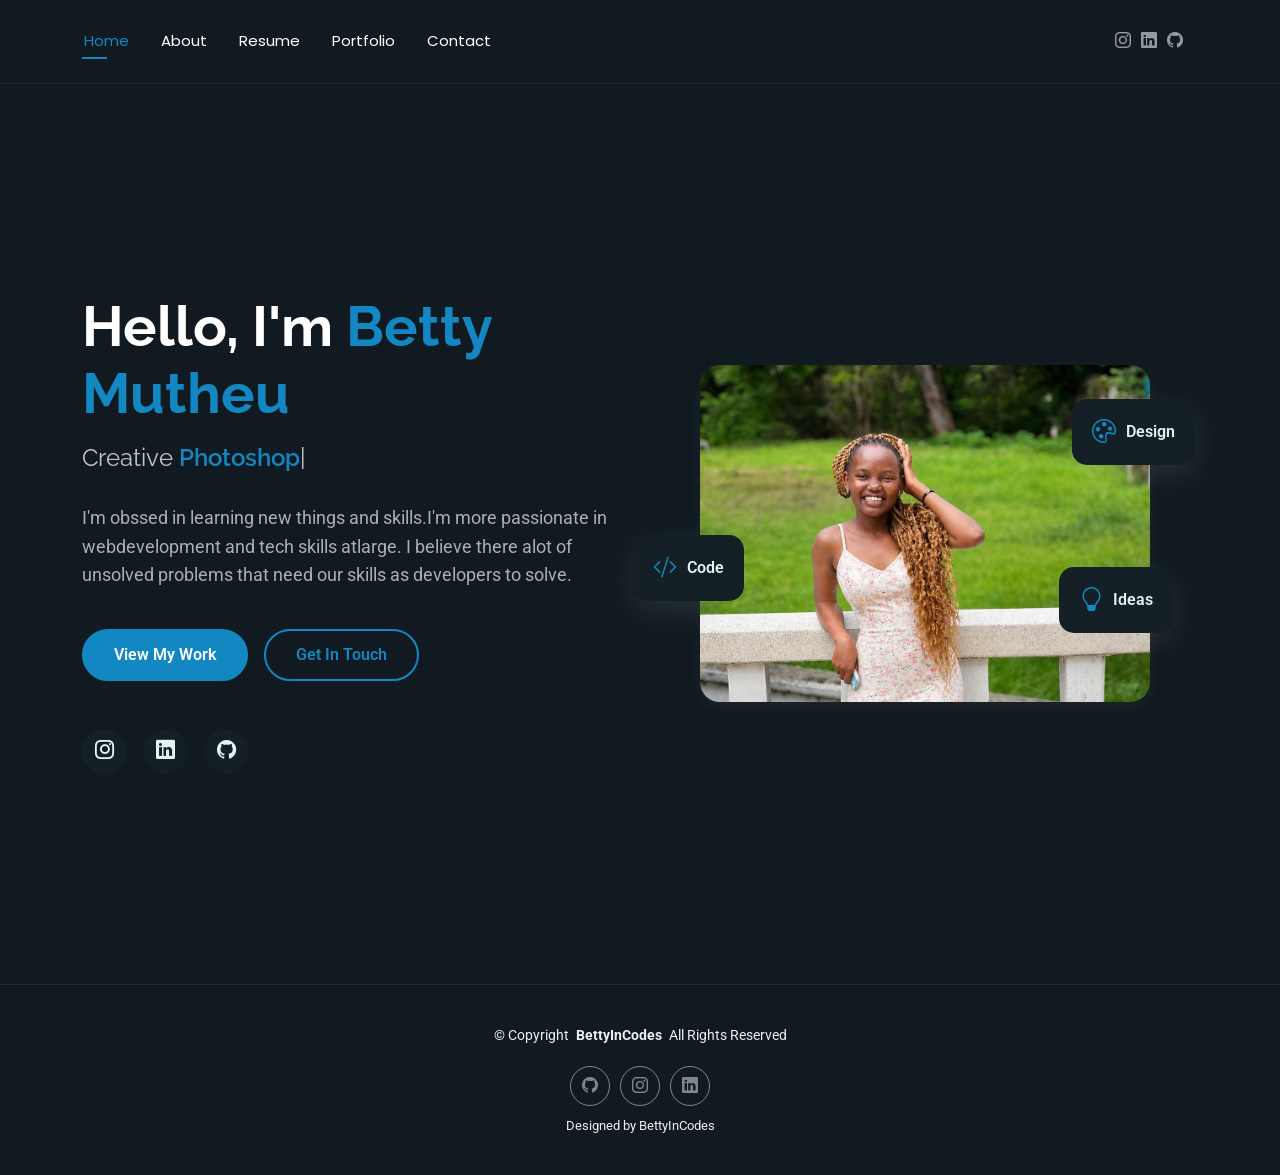
<file: FolioOne/index.html>
<!DOCTYPE html>
<html lang="en">

<head>
  <meta charset="utf-8">
  <meta content="width=device-width, initial-scale=1.0" name="viewport">
  <title>Home Bee-folio</title>
  <meta name="description" content="">
  <meta name="keywords" content="">

  <!-- Favicons -->
  <link href="assets/img/favicon.png" rel="icon">
  <link href="assets/img/apple-touch-icon.png" rel="apple-touch-icon">

  <!-- Fonts -->
  <link href="https://fonts.googleapis.com" rel="preconnect">
  <link href="https://fonts.gstatic.com" rel="preconnect" crossorigin>
  <link href="https://fonts.googleapis.com/css2?family=Roboto:ital,wght@0,100;0,300;0,400;0,500;0,700;0,900;1,100;1,300;1,400;1,500;1,700;1,900&family=Poppins:ital,wght@0,100;0,200;0,300;0,400;0,500;0,600;0,700;0,800;0,900;1,100;1,200;1,300;1,400;1,500;1,600;1,700;1,800;1,900&family=Raleway:ital,wght@0,100;0,200;0,300;0,400;0,500;0,600;0,700;0,800;0,900;1,100;1,200;1,300;1,400;1,500;1,600;1,700;1,800;1,900&display=swap" rel="stylesheet">

  <!-- Vendor CSS Files -->
  <link href="assets/vendor/bootstrap/css/bootstrap.min.css" rel="stylesheet">
  <link href="assets/vendor/bootstrap-icons/bootstrap-icons.css" rel="stylesheet">
  <link href="assets/vendor/aos/aos.css" rel="stylesheet">
  <link href="assets/vendor/swiper/swiper-bundle.min.css" rel="stylesheet">
  <link href="assets/vendor/glightbox/css/glightbox.min.css" rel="stylesheet">

  <!-- Main CSS File -->
  <link href="assets/css/main.css" rel="stylesheet">

  <!-- =======================================================
  * Template Name: FolioOne
  * Template URL: https://bootstrapmade.com/folioone-bootstrap-portfolio-website-template/
  * Updated: Aug 23 2025 with Bootstrap v5.3.7
  * Author: BootstrapMade.com
  * License: https://bootstrapmade.com/license/
  ======================================================== -->
</head>

<body class="index-page">

  <header id="header" class="header d-flex align-items-center light-background sticky-top">
    <div class="container position-relative d-flex align-items-center justify-content-between">

      <!-- <a href="index.html" class="logo d-flex align-items-center me-auto me-xl-0">
      <img src="assets/img/logo.webp" alt="">
      <h1 class="sitename">FolioOne</h1> 
    </a> -->

      <nav id="navmenu" class="navmenu">
        <ul>
          <li><a href="index.html" class="active">Home</a></li>
          <li><a href="about.html">About</a></li>
          <li><a href="resume.html">Resume</a></li>
          <!-- <li><a href="services.html">Services</a></li> -->
          <li><a href="portfolio.html">Portfolio</a></li>
          
          <li><a href="contact.html">Contact</a></li>
        </ul>
        <i class="mobile-nav-toggle d-xl-none bi bi-list"></i>
      </nav>

      <div class="header-social-links">
        <a href="https://www.instagram.com/miss.mutheu_b?stkn=MXByYXBncjUydWx3aQ%3D%3D" class="instagram"><i class="bi bi-instagram"></i></a>
        <a href="https://www.linkedin.com/in/betty-mutheu-70a100353/" class="linkedin"><i class="bi bi-linkedin"></i></a>
        <a href="https://github.com/BettyInCode"><i class="bi bi-github"></i></a>
      </div>

    </div>
  </header>

  <main class="main">

    <!-- Hero Section -->
    <section id="hero" class="hero section">

      <div class="container" data-aos="fade-up" data-aos-delay="100">

        <div class="row gy-4 align-items-center">
          <div class="col-lg-6 order-2 order-lg-1">
            <div class="hero-content">
              <h1 data-aos="fade-up" data-aos-delay="200">Hello, I'm <span class="highlight">Betty Mutheu</span></h1>
              <h2 data-aos="fade-up" data-aos-delay="300">Creative <span class="typed" data-typed-items="Photoshop, Web Developer, Brand Strategist"></span></h2>
              <p data-aos="fade-up" data-aos-delay="400">I'm obssed in learning new things and skills.I'm more passionate
                 in webdevelopment and tech skills atlarge. I believe there alot of unsolved problems that need our skills as developers to solve.
              </p>
              <div class="hero-actions" data-aos="fade-up" data-aos-delay="500">
                <a href="portfolio.html" class="btn btn-primary">View My Work</a>
                <a href="contact.html" class="btn btn-outline">Get In Touch</a>
              </div>
              <div class="social-links" data-aos="fade-up" data-aos-delay="600">
                <a href="https://www.instagram.com/miss.mutheu_b?stkn=MXByYXBncjUydWx3aQ%3D%3D"><i class="bi bi-instagram"></i></a>
                <a href="https://www.linkedin.com/in/betty-mutheu-70a100353/"><i class="bi bi-linkedin"></i></a>
                <a href="https://github.com/BettyInCode"><i class="bi bi-github"></i></a>
              </div>
            </div>
          </div>
          <div class="col-lg-6 order-1 order-lg-2">
            <div class="hero-image" data-aos="zoom-in" data-aos-delay="300">
              <div class="image-wrapper">
                <img src="assets/img/profile/Katheu.jpg" alt="Betty Mutheu" class="img-fluid">
                <div class="floating-elements">
                  <div class="floating-card design" data-aos="fade-left" data-aos-delay="700">
                    <i class="bi bi-palette"></i>
                    <span>Design</span>
                  </div>
                  <div class="floating-card code" data-aos="fade-right" data-aos-delay="800">
                    <i class="bi bi-code-slash"></i>
                    <span>Code</span>
                  </div>
                  <div class="floating-card creativity" data-aos="fade-up" data-aos-delay="900">
                    <i class="bi bi-lightbulb"></i>
                    <span>Ideas</span>
                  </div>
                </div>
              </div>
            </div>
          </div>
        </div>

      </div>

    </section><!-- /Hero Section -->

  </main>

  <footer id="footer" class="footer">

    <div class="container">
      <div class="copyright text-center ">
        <p>© <span>Copyright</span> <strong class="px-1 sitename">BettyInCodes</strong> <span>All Rights Reserved<br></span></p>
      </div>
      <div class="social-links d-flex justify-content-center">
        <a href="https://github.com/BettyInCode"><i class="bi bi-github"></i></a>
        <a href="https://www.instagram.com/miss.mutheu_b?stkn=MXByYXBncjUydWx3aQ%3D%3D"><i class="bi bi-instagram"></i></a>
        <a href="https://www.linkedin.com/in/betty-mutheu-70a100353/"><i class="bi bi-linkedin"></i></a>
      </div>
      <div class="credits">
        <!-- All the links in the footer should remain intact. -->
        <!-- You can delete the links only if you've purchased the pro version. -->
        <!-- Licensing information: https://bootstrapmade.com/license/ -->
        <!-- Purchase the pro version with working PHP/AJAX contact form: [buy-url] -->
        Designed by BettyInCodes
      </div>
    </div>

  </footer>

  <!-- Scroll Top -->
  <a href="#" id="scroll-top" class="scroll-top d-flex align-items-center justify-content-center"><i class="bi bi-arrow-up-short"></i></a>

  <!-- Preloader -->
  <div id="preloader"></div>

  <!-- Vendor JS Files -->
  <script src="assets/vendor/bootstrap/js/bootstrap.bundle.min.js"></script>
  <script src="assets/vendor/php-email-form/validate.js"></script>
  <script src="assets/vendor/aos/aos.js"></script>
  <script src="assets/vendor/typed.js/typed.umd.js"></script>
  <script src="assets/vendor/waypoints/noframework.waypoints.js"></script>
  <script src="assets/vendor/purecounter/purecounter_vanilla.js"></script>
  <script src="assets/vendor/swiper/swiper-bundle.min.js"></script>
  <script src="assets/vendor/imagesloaded/imagesloaded.pkgd.min.js"></script>
  <script src="assets/vendor/isotope-layout/isotope.pkgd.min.js"></script>
  <script src="assets/vendor/glightbox/js/glightbox.min.js"></script>

  <!-- Main JS File -->
  <script src="assets/js/main.js"></script>

</body>

</html>
</file>
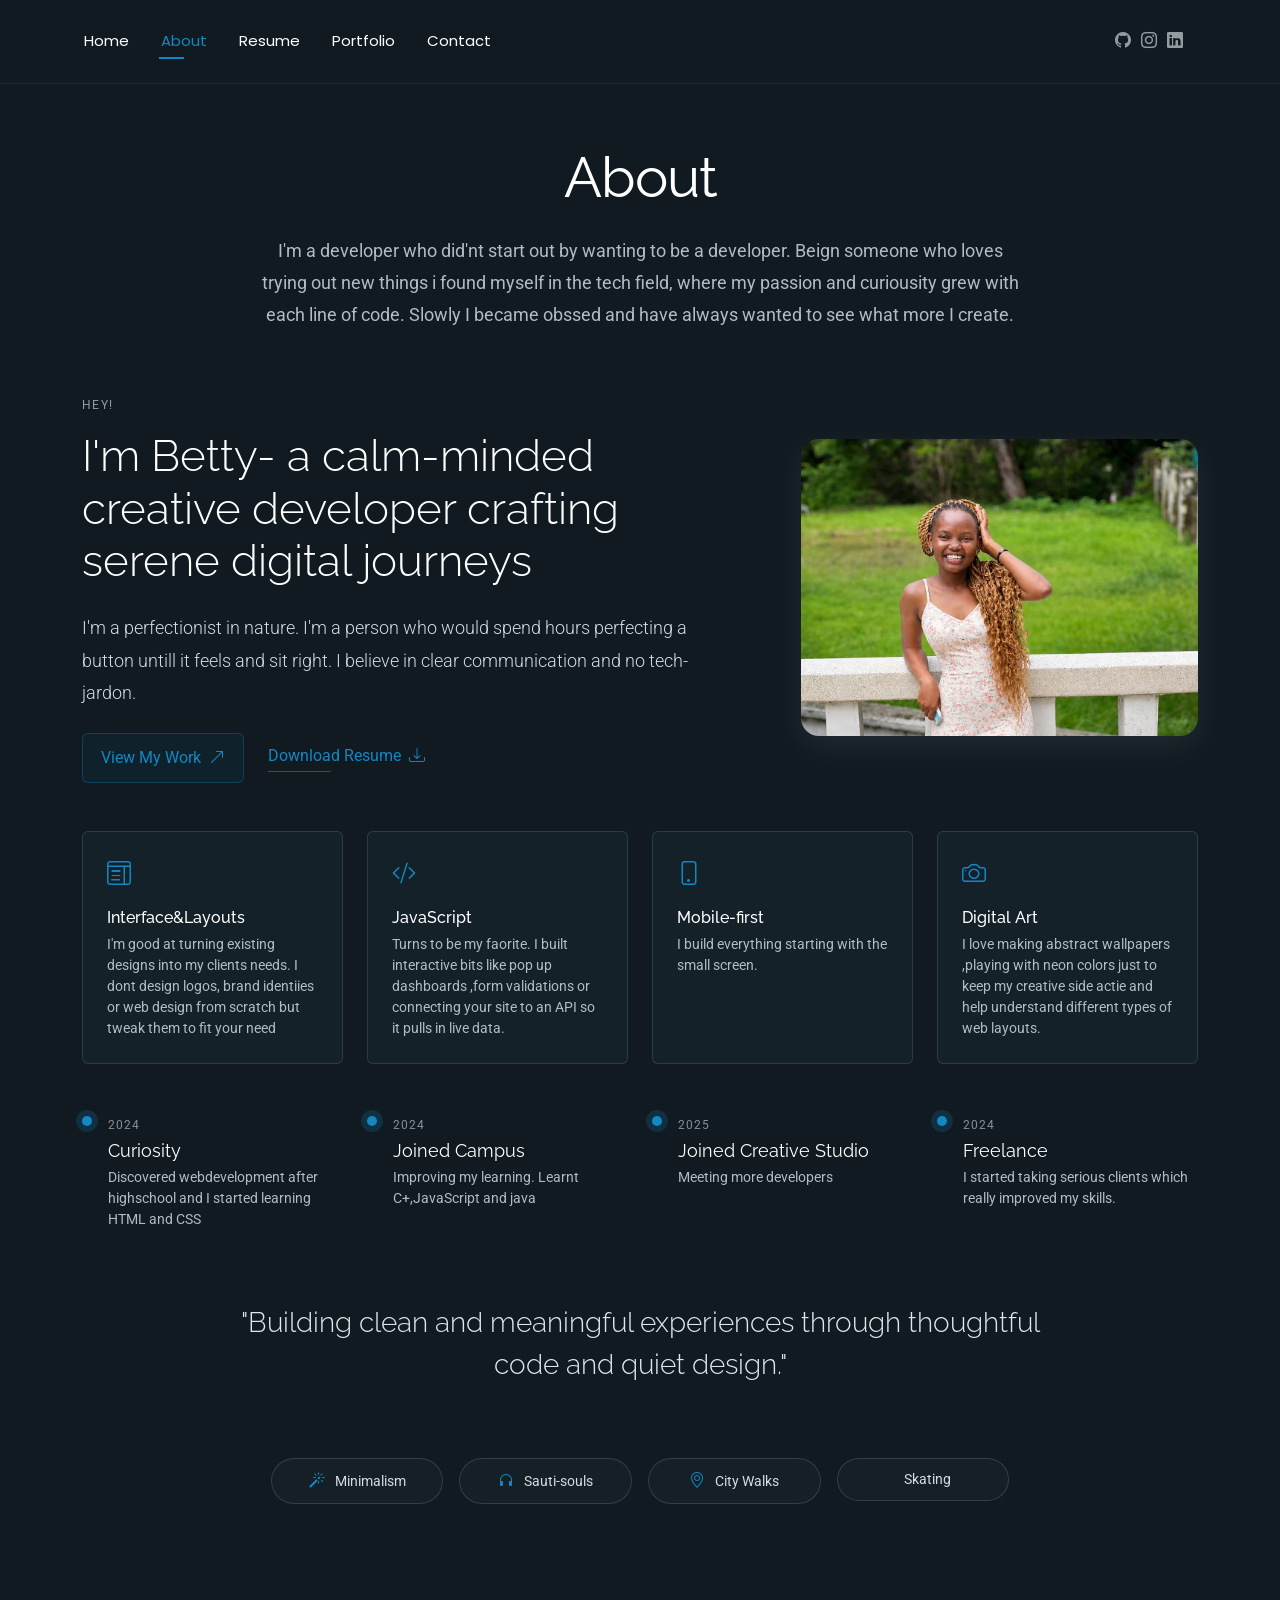
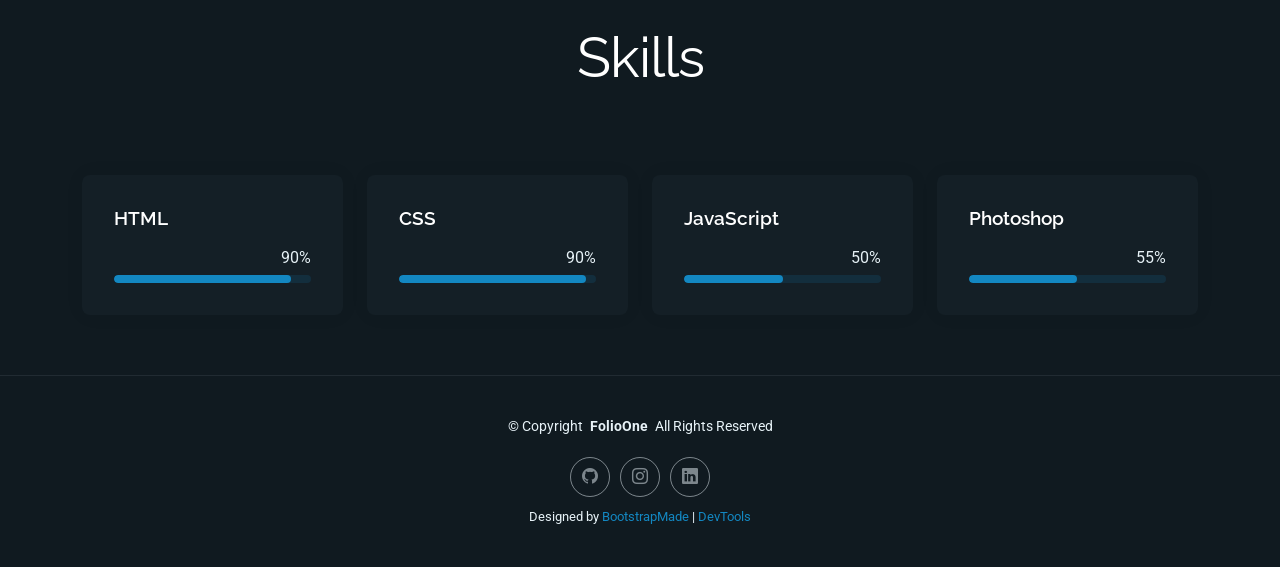
<file: FolioOne/about.html>
<!DOCTYPE html>
<html lang="en">

<head>
  <meta charset="utf-8">
  <meta content="width=device-width, initial-scale=1.0" name="viewport">
  <title>About - betty-mutheu</title>
  <meta name="description" content="">
  <meta name="keywords" content="">

  <!-- Favicons -->
  <link href="assets/img/favicon.png" rel="icon">
  <link href="assets/img/apple-touch-icon.png" rel="apple-touch-icon">

  <!-- Fonts -->
  <link href="https://fonts.googleapis.com" rel="preconnect">
  <link href="https://fonts.gstatic.com" rel="preconnect" crossorigin>
  <link href="https://fonts.googleapis.com/css2?family=Roboto:ital,wght@0,100;0,300;0,400;0,500;0,700;0,900;1,100;1,300;1,400;1,500;1,700;1,900&family=Poppins:ital,wght@0,100;0,200;0,300;0,400;0,500;0,600;0,700;0,800;0,900;1,100;1,200;1,300;1,400;1,500;1,600;1,700;1,800;1,900&family=Raleway:ital,wght@0,100;0,200;0,300;0,400;0,500;0,600;0,700;0,800;0,900;1,100;1,200;1,300;1,400;1,500;1,600;1,700;1,800;1,900&display=swap" rel="stylesheet">

  <!-- Vendor CSS Files -->
  <link href="assets/vendor/bootstrap/css/bootstrap.min.css" rel="stylesheet">
  <link href="assets/vendor/bootstrap-icons/bootstrap-icons.css" rel="stylesheet">
  <link href="assets/vendor/aos/aos.css" rel="stylesheet">
  <link href="assets/vendor/swiper/swiper-bundle.min.css" rel="stylesheet">
  <link href="assets/vendor/glightbox/css/glightbox.min.css" rel="stylesheet">

  <!-- Main CSS File -->
  <link href="assets/css/main.css" rel="stylesheet">

  <!-- =======================================================
  * Template Name: FolioOne
  * Template URL: https://bootstrapmade.com/folioone-bootstrap-portfolio-website-template/
  * Updated: Aug 23 2025 with Bootstrap v5.3.7
  * Author: BootstrapMade.com
  * License: https://bootstrapmade.com/license/
  ======================================================== -->
</head>

<body class="about-page">

  <header id="header" class="header d-flex align-items-center light-background sticky-top">
    <div class="container position-relative d-flex align-items-center justify-content-between">

      <!-- <a href="index.html" class="logo d-flex align-items-center me-auto me-xl-0">
      <img src="assets/img/logo.webp" alt="">
      <h1 class="sitename">FolioOne</h1> 
    </a> -->

      <nav id="navmenu" class="navmenu">
        <ul>
          <li><a href="index.html">Home</a></li>
          <li><a href="about.html" class="active">About</a></li>
          <li><a href="resume.html">Resume</a></li>
          <li><a href="portfolio.html">Portfolio</a></li>
          <li><a href="contact.html">Contact</a></li>
        </ul>
        <i class="mobile-nav-toggle d-xl-none bi bi-list"></i>
      </nav>

      <div class="header-social-links">
        <a href="https://github.com/BettyInCode" class="github"><i class="bi bi-github"></i></a>
        <a href="https://www.instagram.com/miss.mutheu_b?stkn=MXByYXBncjUydWx3aQ%3D%3D" class="instagram"><i class="bi bi-instagram"></i></a>
        <a href="https://www.linkedin.com/in/betty-mutheu-70a100353/" class="linkedin"><i class="bi bi-linkedin"></i></a>
      </div>

    </div>
  </header>

  <main class="main">

    <!-- About Section -->
    <section id="about" class="about section">

      <!-- Section Title -->
      <div class="container section-title" data-aos="fade-up">
        <h2>About</h2>
        <p>I'm a developer who did'nt start out by wanting to be a developer. Beign someone who loves trying out new things i found myself in the tech field,
          where my passion and curiousity grew with each line of code. Slowly I became obssed and have always wanted to see what more I create.
        </p>
      </div><!-- End Section Title -->

      <div class="container" data-aos="fade-up" data-aos-delay="100">

        <!-- Intro + Photo -->
        <div class="row align-items-center justify-content-between gy-5 mb-5">
          <div class="col-lg-7" data-aos="fade-right" data-aos-delay="150">
            <div class="intro-content">
              <span class="eyebrow">Hey!</span>
              <h2 class="headline">I'm Betty- a calm-minded creative developer crafting serene digital journeys</h2>
              <p class="lead">
                I'm a perfectionist in nature. I'm a person who would spend hours perfecting a button untill it feels and sit right.
                I believe in clear communication and no tech-jardon.
              </p>

              <div class="cta-group">
                <a href="#portfolio" class="btn-ghost">
                  View My Work <i class="bi bi-arrow-up-right"></i>
                </a>
                <a href="#" class="link-underline">
                  Download Resume <i class="bi bi-download"></i>
                </a>
              </div>
            </div>
          </div>

          <div class="col-lg-5" data-aos="zoom-in" data-aos-delay="250">
            <figure class="profile-figure text-center text-lg-end">
              <img src="assets/img/profile/Katheu.jpg" alt="Portrait of Betty" class="img-fluid profile-photo">
            </figure>
          </div>
        </div>
        <!-- End Intro + Photo -->

        <!-- Skills Grid -->
        <div class="mb-5">
          <div class="row g-4">
            <div class="col-6 col-md-4 col-lg-3" data-aos="fade-up" data-aos-delay="120">
              <div class="skill-item">
                <i class="bi bi-layout-text-window"></i>
                <h3>Interface&Layouts</h3>
                <p>I'm good at turning existing designs into my clients needs. I dont design logos, brand identiies or web design 
                  from scratch but tweak them to fit your need</p>
              </div>
            </div>
            <div class="col-6 col-md-4 col-lg-3" data-aos="fade-up" data-aos-delay="180">
              <div class="skill-item">
                <i class="bi bi-code-slash"></i>
                <h3>JavaScript</h3>
                <p>Turns to be my faorite. I built interactive bits like pop up dashboards ,form validations or connecting your 
                  site to an API so it pulls in live data.
                </p>
              </div>
            </div>
            <div class="col-6 col-md-4 col-lg-3" data-aos="fade-up" data-aos-delay="240">
              <div class="skill-item">
                <i class="bi bi-phone"></i>
                <h3>Mobile-first</h3>
                <p>I build everything starting with the small screen.</p>
              </div>
            </div>
            <div class="col-6 col-md-4 col-lg-3" data-aos="fade-up" data-aos-delay="300">
              <div class="skill-item">
                <i class="bi bi-camera"></i>
                <h3>Digital Art</h3>
                <p>I love making abstract wallpapers ,playing with neon colors just to keep my creative side actie and help 
                  understand different types of web layouts.
                </p>
              </div>
            </div>
          </div>
        </div>
        <!-- End Skills Grid -->

        <!-- Journey Timeline -->
        <div class="mb-5">
          <div class="row g-4">
            <div class="col-md-6 col-lg-3" data-aos="fade-up" data-aos-delay="120">
              <article class="timeline-item">
                <span class="dot"></span>
                <time>2024</time>
                <h4>Curiosity</h4>
                <p>Discovered webdevelopment after highschool and I started learning HTML and CSS</p>
              </article>
            </div>
            <div class="col-md-6 col-lg-3" data-aos="fade-up" data-aos-delay="180">
              <article class="timeline-item">
                <span class="dot"></span>
                <time>2024</time>
                <h4>Joined Campus</h4>
                <p>Improving my learning. Learnt C+,JavaScript and java</p>
              </article>
            </div>
            <div class="col-md-6 col-lg-3" data-aos="fade-up" data-aos-delay="240">
              <article class="timeline-item">
                <span class="dot"></span>
                <time>2025</time>
                <h4>Joined Creative Studio</h4>
                <p>Meeting more developers</p>
              </article>
            </div>
            <div class="col-md-6 col-lg-3" data-aos="fade-up" data-aos-delay="300">
              <article class="timeline-item">
                <span class="dot"></span>
                <time>2024</time>
                <h4>Freelance</h4>
                <p>I started taking serious clients which really improved my skills.</p>
              </article>
            </div>
          </div>
        </div>
        <!-- End Journey Timeline -->

        <!-- Quote -->
        <blockquote class="personal-quote text-center mb-5" data-aos="fade-down" data-aos-delay="200">
          <p>"Building clean and meaningful experiences through thoughtful code and quiet design."</p>
        </blockquote>
        <!-- End Quote -->

        <!-- Fun Facts -->
        <div class="row g-3 justify-content-center">
          <div class="col-6 col-md-3 col-lg-2" data-aos="zoom-in" data-aos-delay="120">
            <div class="fact-pill">
              <i class="bi bi-magic"></i>
              <span>Minimalism</span>
            </div>
          </div>
          <div class="col-6 col-md-3 col-lg-2" data-aos="zoom-in" data-aos-delay="160">
            <div class="fact-pill">
              <i class="bi bi-headphones"></i>
              <span>Sauti-souls</span>
            </div>
          </div>
          <div class="col-6 col-md-3 col-lg-2" data-aos="zoom-in" data-aos-delay="200">
            <div class="fact-pill">
              <i class="bi bi-geo-alt"></i>
              <span>City Walks</span>
            </div>
          </div>
          <div class="col-6 col-md-3 col-lg-2" data-aos="zoom-in" data-aos-delay="240">
            <div class="fact-pill">
              <i class="bi bi-shoes"></i>
              <span>Skating</span>
            </div>
          </div>
        </div>
        <!-- End Fun Facts -->

      </div>

    </section><!-- /About Section -->

    <!-- Skills Section -->
    <section id="skills" class="skills section">

      <!-- Section Title -->
      <div class="container section-title" data-aos="fade-up">
        <h2>Skills</h2>
      </div><!-- End Section Title -->

      <div class="container" data-aos="fade-up" data-aos-delay="100">

        <div class="row g-4 skills-animation">

          <div class="col-md-6 col-lg-3" data-aos="fade-up" data-aos-delay="100">
            <div class="skill-box">
              <h3>HTML</h3>
              <span class="text-end d-block">90%</span>
              <div class="progress">
                <div class="progress-bar" role="progressbar" aria-valuenow="90" aria-valuemin="0" aria-valuemax="100"></div>
              </div>
            </div>
          </div>

          <div class="col-md-6 col-lg-3" data-aos="fade-up" data-aos-delay="200">
            <div class="skill-box">
              <h3>CSS</h3>
              <span class="text-end d-block">90%</span>
              <div class="progress">
                <div class="progress-bar" role="progressbar" aria-valuenow="95" aria-valuemin="0" aria-valuemax="100"></div>
              </div>
            </div>
          </div>

          <div class="col-md-6 col-lg-3" data-aos="fade-up" data-aos-delay="300">
            <div class="skill-box">
              <h3>JavaScript</h3>
              <span class="text-end d-block">50%</span>
              <div class="progress">
                <div class="progress-bar" role="progressbar" aria-valuenow="50" aria-valuemin="0" aria-valuemax="100"></div>
              </div>
            </div>
          </div>

          <div class="col-md-6 col-lg-3" data-aos="fade-up" data-aos-delay="400">
            <div class="skill-box">
              <h3>Photoshop</h3>
              <span class="text-end d-block">55%</span>
              <div class="progress">
                <div class="progress-bar" role="progressbar" aria-valuenow="55" aria-valuemin="0" aria-valuemax="100">
                </div>
              </div>
            </div>
          </div>

        </div>

      </div>

    </section><!-- /Skills Section -->

    <!-- Stats Section -->
    <!-- <section id="stats" class="stats section dark-background">

      <div class="container" data-aos="fade-up" data-aos-delay="100">

        <div class="row align-items-center">
          <div class="col-lg-4" data-aos="fade-up" data-aos-delay="200">
            <div class="avatars d-flex align-items-center">
              <img src="assets/img/person/person-m-2.webp" alt="Avatar 1" class="rounded-circle" loading="lazy">
              <img src="assets/img/person/person-m-3.webp" alt="Avatar 2" class="rounded-circle" loading="lazy">
              <img src="assets/img/person/person-f-5.webp" alt="Avatar 3" class="rounded-circle" loading="lazy">
              <img src="assets/img/person/person-m-5.webp" alt="Avatar 4" class="rounded-circle" loading="lazy">
            </div>
          </div>

          <div class="col-lg-8">
            <div class="row counters">
              <div class="col-md-4" data-aos="fade-up" data-aos-delay="300">
                <h2><span data-purecounter-start="0" data-purecounter-end="185" data-purecounter-duration="1" class="purecounter"></span>+</h2>
                <p>Nemo enim ipsam</p>
              </div>

              <div class="col-md-4" data-aos="fade-up" data-aos-delay="400">
                <h2><span data-purecounter-start="0" data-purecounter-end="32" data-purecounter-duration="1" class="purecounter"></span>K</h2>
                <p>Voluptatem sequi</p>
              </div>

              <div class="col-md-4" data-aos="fade-up" data-aos-delay="500">
                <h2><span data-purecounter-start="0" data-purecounter-end="128" data-purecounter-duration="1" class="purecounter"></span>+</h2>
                <p>Dolor sit consectetur</p>
              </div>
            </div>
          </div>
        </div>
      </div>

    </section>/Stats Section -->

    <!-- Testimonials Section -->
    <!-- <section id="testimonials" class="testimonials section">

      <!-- Section Title -->
      <!-- <div class="container section-title" data-aos="fade-up">
        <h2>Testimonials</h2>
        <p>Here are people who can vouch for me. Their testimonies are completely honest .</p>
      </div> -->

      <!-- <div class="container" data-aos="fade-up" data-aos-delay="100">

        <div class="swiper init-swiper">
          <script type="application/json" class="swiper-config">
            {
              "loop": true,
              "speed": 600,
              "autoplay": {
                "delay": 5000
              },
              "slidesPerView": "auto",
              "pagination": {
                "el": ".swiper-pagination",
                "type": "bullets",
                "clickable": true
              }
            }
          </script>
          <div class="swiper-wrapper">

            <div class="swiper-slide">
              <div class="testimonial-item">
                <div class="row gy-4 justify-content-center">
                  <div class="col-lg-6">
                    <div class="testimonial-content">
                      <p>
                        <i class="bi bi-quote quote-icon-left"></i>
                        <span>Proin iaculis purus consequat sem cure digni ssim donec porttitora entum suscipit rhoncus. Accusantium quam, ultricies eget id, aliquam eget nibh et. Maecen aliquam, risus at semper.</span>
                        <i class="bi bi-quote quote-icon-right"></i>
                      </p>
                      <h3>Chrisphinus</h3>
                      <h4>Ceo &amp; Founder</h4>
                      <div class="stars">
                        <i class="bi bi-star-fill"></i><i class="bi bi-star-fill"></i><i class="bi bi-star-fill"></i><i class="bi bi-star-fill"></i><i class="bi bi-star-fill"></i>
                      </div>
                    </div>
                  </div>
                  <div class="col-lg-2 text-center">
                    <img src="assets/img/person/person-m-9.webp" class="img-fluid testimonial-img" alt="">
                  </div>
                </div>
              </div>
            </div><!-- End testimonial item -->

            <!-- <div class="swiper-slide">
              <div class="testimonial-item">
                <div class="row gy-4 justify-content-center">
                  <div class="col-lg-6">
                    <div class="testimonial-content">
                      <p>
                        <i class="bi bi-quote quote-icon-left"></i>
                        <span>Export tempor illum tamen malis malis eram quae irure esse labore quem cillum quid cillum eram malis quorum velit fore eram velit sunt aliqua noster fugiat irure amet legam anim culpa.</span>
                        <i class="bi bi-quote quote-icon-right"></i>
                      </p>
                      <h3>Ikrimat Said</h3>
                      <h4>Designer</h4>
                      <div class="stars">
                        <i class="bi bi-star-fill"></i><i class="bi bi-star-fill"></i><i class="bi bi-star-fill"></i><i class="bi bi-star-fill"></i><i class="bi bi-star-fill"></i>
                      </div>
                    </div>
                  </div>
                  <div class="col-lg-2 text-center">
                    <img src="assets/img/person/person-f-5.webp" class="img-fluid testimonial-img" alt="">
                  </div>
                </div>
              </div>
            </div><!-- End testimonial item -->

            <!-- <div class="swiper-slide">
              <div class="testimonial-item">
                <div class="row gy-4 justify-content-center">
                  <div class="col-lg-6">
                    <div class="testimonial-content">
                      <p>
                        <i class="bi bi-quote quote-icon-left"></i>
                        <span></span>
                        <i class="bi bi-quote quote-icon-right"></i>
                      </p>
                      <h3>Mercy Jerop</h3>
                      <h4>Civil Engineer</h4>
                      <div class="stars">
                        <i class="bi bi-star-fill"></i><i class="bi bi-star-fill"></i><i class="bi bi-star-fill"></i><i class="bi bi-star-fill"></i><i class="bi bi-star-fill"></i>
                      </div>
                    </div>
                  </div>
                  <div class="col-lg-2 text-center">
                    <img src="assets/img/person/jerop.jpg" class="img-fluid testimonial-img" alt="Jerop">
                  </div>
                </div>
              </div>
            </div>End testimonial item -->

            <!-- <div class="swiper-slide">
              <div class="testimonial-item">
                <div class="row gy-4 justify-content-center">
                  <div class="col-lg-6">
                    <div class="testimonial-content">
                      <p>
                        <i class="bi bi-quote quote-icon-left"></i>
                        <span>Fugiat enim eram quae cillum dolore dolor amet nulla culpa multos export minim fugiat minim velit minim dolor enim duis veniam ipsum anim magna sunt elit fore quem dolore labore illum veniam.</span>
                        <i class="bi bi-quote quote-icon-right"></i>
                      </p>
                      <h3>John Larson</h3>
                      <h4>Entrepreneur</h4>
                      <div class="stars">
                        <i class="bi bi-star-fill"></i><i class="bi bi-star-fill"></i><i class="bi bi-star-fill"></i><i class="bi bi-star-fill"></i><i class="bi bi-star-fill"></i>
                      </div>
                    </div>
                  </div>
                  <div class="col-lg-2 text-center">
                    <img src="assets/img/person/person-m-12.webp" class="img-fluid testimonial-img" alt="">
                  </div>
                </div>
              </div>
            </div>End testimonial item -->

          <!-- </div>
          <div class="swiper-pagination"></div>
        </div> -->

      </div> 

    </section> 

  </main>

  <footer id="footer" class="footer">

    <div class="container">
      <div class="copyright text-center ">
        <p>© <span>Copyright</span> <strong class="px-1 sitename">FolioOne</strong> <span>All Rights Reserved<br></span></p>
      </div>
      <div class="social-links d-flex justify-content-center">
        <a href=""><i class="bi bi-github"></i></a>
        <a href=""><i class="bi bi-instagram"></i></a>
        <a href=""><i class="bi bi-linkedin"></i></a>
      </div>
      <div class="credits">
        <!-- All the links in the footer should remain intact. -->
        <!-- You can delete the links only if you've purchased the pro version. -->
        <!-- Licensing information: https://bootstrapmade.com/license/ -->
        <!-- Purchase the pro version with working PHP/AJAX contact form: [buy-url] -->
        Designed by <a href="https://bootstrapmade.com/">BootstrapMade</a> | <a href="https://bootstrapmade.com/tools/">DevTools</a>
      </div>
    </div>

  </footer>

  <!-- Scroll Top -->
  <a href="#" id="scroll-top" class="scroll-top d-flex align-items-center justify-content-center"><i class="bi bi-arrow-up-short"></i></a>

  <!-- Preloader -->
  <div id="preloader"></div>

  <!-- Vendor JS Files -->
  <script src="assets/vendor/bootstrap/js/bootstrap.bundle.min.js"></script>
  <script src="assets/vendor/php-email-form/validate.js"></script>
  <script src="assets/vendor/aos/aos.js"></script>
  <script src="assets/vendor/typed.js/typed.umd.js"></script>
  <script src="assets/vendor/waypoints/noframework.waypoints.js"></script>
  <script src="assets/vendor/purecounter/purecounter_vanilla.js"></script>
  <script src="assets/vendor/swiper/swiper-bundle.min.js"></script>
  <script src="assets/vendor/imagesloaded/imagesloaded.pkgd.min.js"></script>
  <script src="assets/vendor/isotope-layout/isotope.pkgd.min.js"></script>
  <script src="assets/vendor/glightbox/js/glightbox.min.js"></script>

  <!-- Main JS File -->
  <script src="assets/js/main.js"></script>

</body>

</html>
</file>
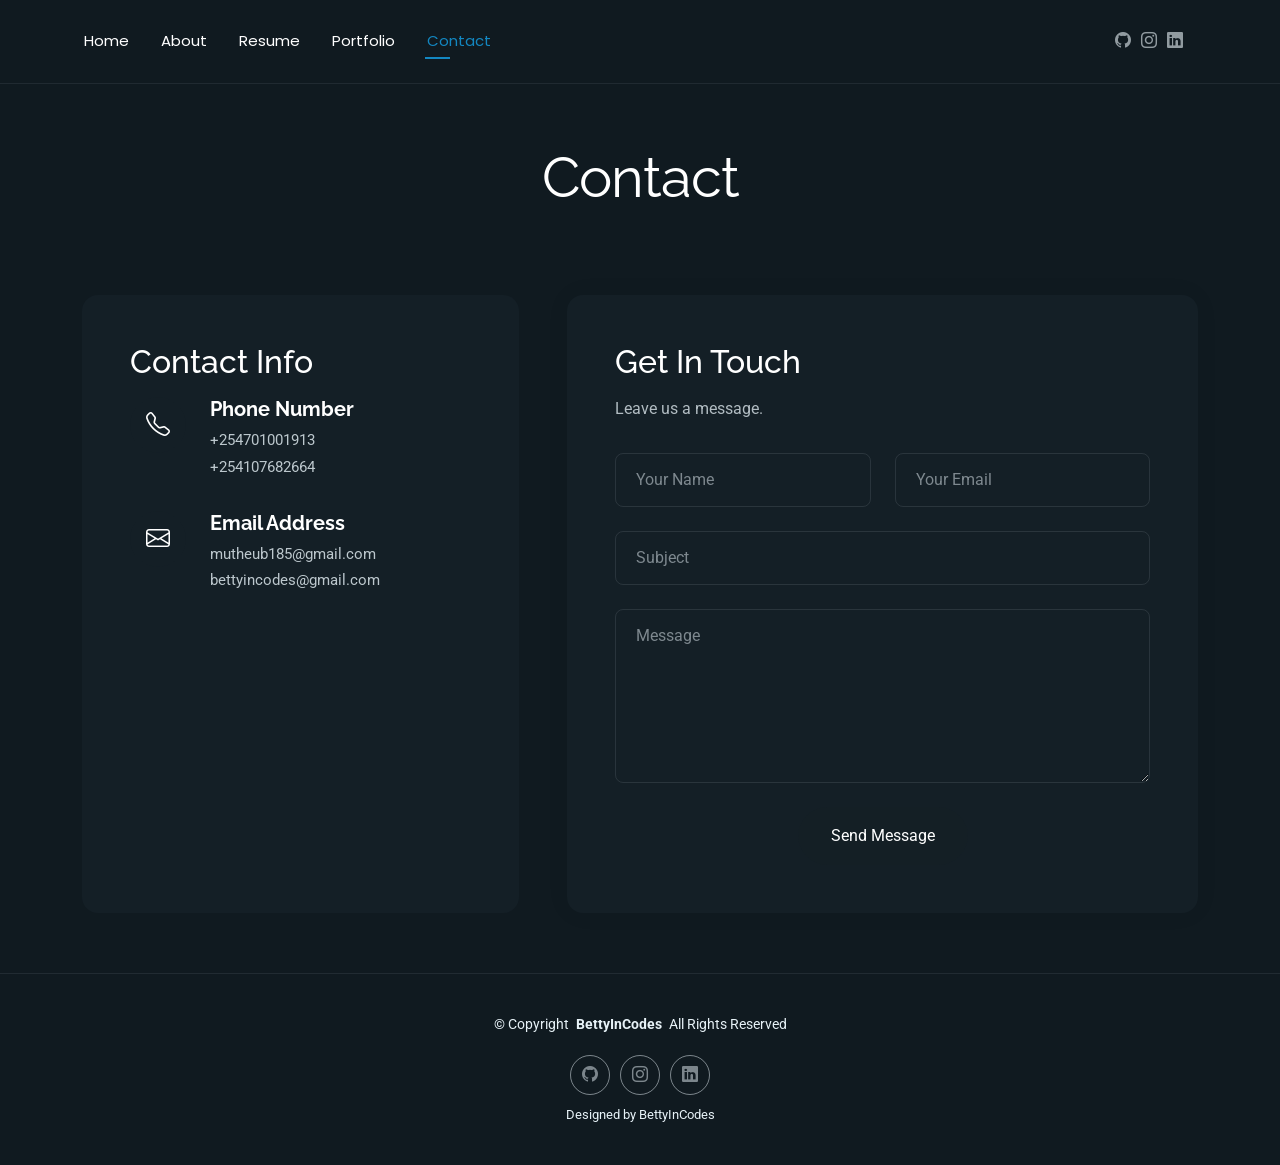
<file: FolioOne/contact.html>
<!DOCTYPE html>
<html lang="en">

<head>
  <meta charset="utf-8">
  <meta content="width=device-width, initial-scale=1.0" name="viewport">
  <title>Contact - Bee-folio</title>
  <meta name="description" content="">
  <meta name="keywords" content="">

  <!-- Favicons -->
  <link href="assets/img/favicon.png" rel="icon">
  <link href="assets/img/apple-touch-icon.png" rel="apple-touch-icon">

  <!-- Fonts -->
  <link href="https://fonts.googleapis.com" rel="preconnect">
  <link href="https://fonts.gstatic.com" rel="preconnect" crossorigin>
  <link href="https://fonts.googleapis.com/css2?family=Roboto:ital,wght@0,100;0,300;0,400;0,500;0,700;0,900;1,100;1,300;1,400;1,500;1,700;1,900&family=Poppins:ital,wght@0,100;0,200;0,300;0,400;0,500;0,600;0,700;0,800;0,900;1,100;1,200;1,300;1,400;1,500;1,600;1,700;1,800;1,900&family=Raleway:ital,wght@0,100;0,200;0,300;0,400;0,500;0,600;0,700;0,800;0,900;1,100;1,200;1,300;1,400;1,500;1,600;1,700;1,800;1,900&display=swap" rel="stylesheet">

  <!-- Vendor CSS Files -->
  <link href="assets/vendor/bootstrap/css/bootstrap.min.css" rel="stylesheet">
  <link href="assets/vendor/bootstrap-icons/bootstrap-icons.css" rel="stylesheet">
  <link href="assets/vendor/aos/aos.css" rel="stylesheet">
  <link href="assets/vendor/swiper/swiper-bundle.min.css" rel="stylesheet">
  <link href="assets/vendor/glightbox/css/glightbox.min.css" rel="stylesheet">

  <!-- Main CSS File -->
  <link href="assets/css/main.css" rel="stylesheet">

  <!-- =======================================================
  * Template Name: FolioOne
  * Template URL: https://bootstrapmade.com/folioone-bootstrap-portfolio-website-template/
  * Updated: Aug 23 2025 with Bootstrap v5.3.7
  * Author: BootstrapMade.com
  * License: https://bootstrapmade.com/license/
  ======================================================== -->
</head>

<body class="contact-page">

  <header id="header" class="header d-flex align-items-center light-background sticky-top">
    <div class="container position-relative d-flex align-items-center justify-content-between">

      <!-- <a href="index.html" class="logo d-flex align-items-center me-auto me-xl-0">
      <img src="assets/img/logo.webp" alt="">
      <h1 class="sitename">FolioOne</h1> 
    </a> -->

      <nav id="navmenu" class="navmenu">
        <ul>
          <li><a href="index.html">Home</a></li>
          <li><a href="about.html">About</a></li>
          <li><a href="resume.html">Resume</a></li>
          <li><a href="portfolio.html">Portfolio</a></li>
          <li><a href="contact.html" class="active">Contact</a></li>
        </ul>
        <i class="mobile-nav-toggle d-xl-none bi bi-list"></i>
      </nav>

      <div class="header-social-links">
        <a href="https://github.com/BettyInCode" class="github"><i class="bi bi-github"></i></a>
        <a href="https://www.instagram.com/miss.mutheu_b?stkn=MXByYXBncjUydWx3aQ%3D%3D" class="instagram"><i class="bi bi-instagram"></i></a>
        <a href="https://www.linkedin.com/in/betty-mutheu-70a100353/" class="linkedin"><i class="bi bi-linkedin"></i></a>
      </div>

    </div>
  </header>

  <main class="main">

    <!-- Contact Section -->
    <section id="contact" class="contact section">

      <!-- Section Title -->
      <div class="container section-title" data-aos="fade-up">
        <h2>Contact</h2>
      </div><!-- End Section Title -->

      <div class="container" data-aos="fade-up" data-aos-delay="100">

        <div class="row g-4 g-lg-5">
          <div class="col-lg-5">
            <div class="info-box" data-aos="fade-up" data-aos-delay="200">
              <h3>Contact Info</h3>

              <!-- <div class="info-item" data-aos="fade-up" data-aos-delay="300">
                <div class="icon-box">
                  <i class="bi bi-geo-alt"></i>
                </div>
                <div class="content">
                  <h4>Our Location</h4>
                  <p>A108 Adam Street</p>
                  <p>New York, NY 535022</p>
                </div>
              </div> -->

              <div class="info-item" data-aos="fade-up" data-aos-delay="400">
                <div class="icon-box">
                  <i class="bi bi-telephone"></i>
                </div>
                <div class="content">
                  <h4>Phone Number</h4>
                  <p>+254701001913</p>
                  <p>+254107682664</p>
                </div>
              </div>

              <div class="info-item" data-aos="fade-up" data-aos-delay="500">
                <div class="icon-box">
                  <i class="bi bi-envelope"></i>
                </div>
                <div class="content">
                  <h4>Email Address</h4>
                  <p>mutheub185@gmail.com</p>
                  <p>bettyincodes@gmail.com</p>
                </div>
              </div>
            </div>
          </div>

          <div class="col-lg-7">
            <div class="contact-form" data-aos="fade-up" data-aos-delay="300">
              <h3>Get In Touch</h3>
              <p>Leave us a message.</p>

              <form action="forms/contact.php" method="post" class="php-email-form" data-aos="fade-up" data-aos-delay="200">
                <div class="row gy-4">

                  <div class="col-md-6">
                    <input type="text" name="name" class="form-control" placeholder="Your Name" required="">
                  </div>

                  <div class="col-md-6 ">
                    <input type="email" class="form-control" name="email" placeholder="Your Email" required="">
                  </div>

                  <div class="col-12">
                    <input type="text" class="form-control" name="subject" placeholder="Subject" required="">
                  </div>

                  <div class="col-12">
                    <textarea class="form-control" name="message" rows="6" placeholder="Message" required=""></textarea>
                  </div>

                  <div class="col-12 text-center">
                    <div class="loading">Loading</div>
                    <div class="error-message"></div>
                    <div class="sent-message">Your message has been sent. Thank you!</div>

                    <button type="submit" class="btn">Send Message</button>
                  </div>

                </div>
              </form>

            </div>
          </div>

        </div>

      </div>

    </section><!-- /Contact Section -->

  </main>

  <footer id="footer" class="footer">

    <div class="container">
      <div class="copyright text-center ">
        <p>© <span>Copyright</span> <strong class="px-1 sitename">BettyInCodes</strong> <span>All Rights Reserved<br></span></p>
      </div>
      <div class="social-links d-flex justify-content-center">
        <a href=""><i class="bi bi-github"></i></a>
        <a href=""><i class="bi bi-instagram"></i></a>
        <a href=""><i class="bi bi-linkedin"></i></a>
      </div>
      <div class="credits">
        <!-- All the links in the footer should remain intact. -->
        <!-- You can delete the links only if you've purchased the pro version. -->
        <!-- Licensing information: https://bootstrapmade.com/license/ -->
        <!-- Purchase the pro version with working PHP/AJAX contact form: [buy-url] -->
        Designed by BettyInCodes
      </div>
    </div>

  </footer>

  <!-- Scroll Top -->
  <a href="#" id="scroll-top" class="scroll-top d-flex align-items-center justify-content-center"><i class="bi bi-arrow-up-short"></i></a>

  <!-- Preloader -->
  <div id="preloader"></div>

  <!-- Vendor JS Files -->
  <script src="assets/vendor/bootstrap/js/bootstrap.bundle.min.js"></script>
  <script src="assets/vendor/php-email-form/validate.js"></script>
  <script src="assets/vendor/aos/aos.js"></script>
  <script src="assets/vendor/typed.js/typed.umd.js"></script>
  <script src="assets/vendor/waypoints/noframework.waypoints.js"></script>
  <script src="assets/vendor/purecounter/purecounter_vanilla.js"></script>
  <script src="assets/vendor/swiper/swiper-bundle.min.js"></script>
  <script src="assets/vendor/imagesloaded/imagesloaded.pkgd.min.js"></script>
  <script src="assets/vendor/isotope-layout/isotope.pkgd.min.js"></script>
  <script src="assets/vendor/glightbox/js/glightbox.min.js"></script>

  <!-- Main JS File -->
  <script src="assets/js/main.js"></script>

</body>

</html>
</file>
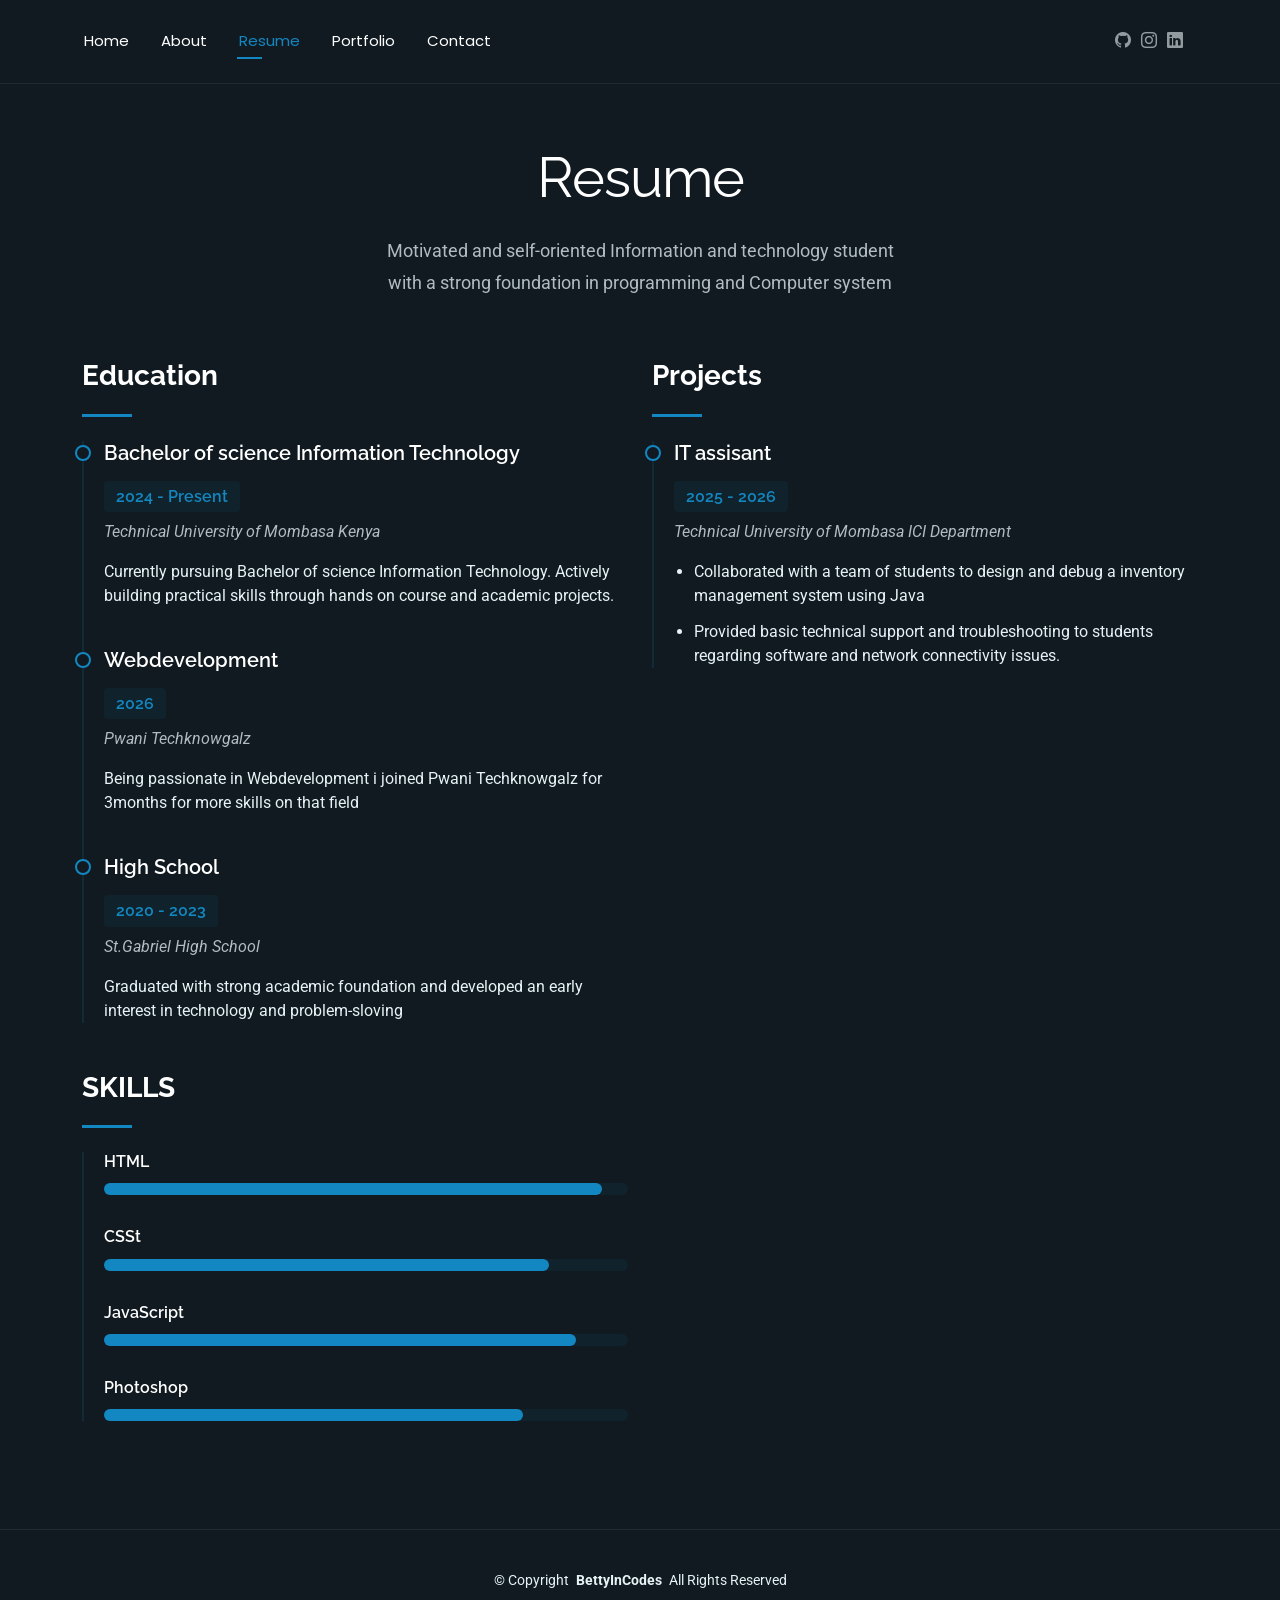
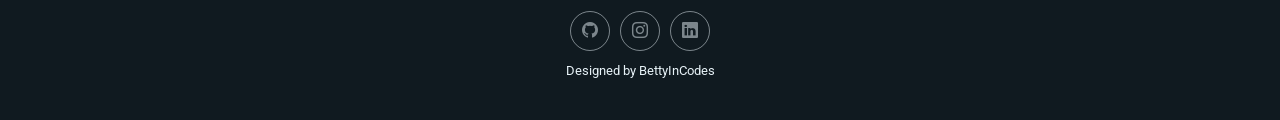
<file: FolioOne/resume.html>
<!DOCTYPE html>
<html lang="en">

<head>
  <meta charset="utf-8">
  <meta content="width=device-width, initial-scale=1.0" name="viewport">
  <title>Resume - Bee-folio</title>
  <meta name="description" content="">
  <meta name="keywords" content="">

  <!-- Favicons -->
  <link href="assets/img/favicon.png" rel="icon">
  <link href="assets/img/apple-touch-icon.png" rel="apple-touch-icon">

  <!-- Fonts -->
  <link href="https://fonts.googleapis.com" rel="preconnect">
  <link href="https://fonts.gstatic.com" rel="preconnect" crossorigin>
  <link href="https://fonts.googleapis.com/css2?family=Roboto:ital,wght@0,100;0,300;0,400;0,500;0,700;0,900;1,100;1,300;1,400;1,500;1,700;1,900&family=Poppins:ital,wght@0,100;0,200;0,300;0,400;0,500;0,600;0,700;0,800;0,900;1,100;1,200;1,300;1,400;1,500;1,600;1,700;1,800;1,900&family=Raleway:ital,wght@0,100;0,200;0,300;0,400;0,500;0,600;0,700;0,800;0,900;1,100;1,200;1,300;1,400;1,500;1,600;1,700;1,800;1,900&display=swap" rel="stylesheet">

  <!-- Vendor CSS Files -->
  <link href="assets/vendor/bootstrap/css/bootstrap.min.css" rel="stylesheet">
  <link href="assets/vendor/bootstrap-icons/bootstrap-icons.css" rel="stylesheet">
  <link href="assets/vendor/aos/aos.css" rel="stylesheet">
  <link href="assets/vendor/swiper/swiper-bundle.min.css" rel="stylesheet">
  <link href="assets/vendor/glightbox/css/glightbox.min.css" rel="stylesheet">

  <!-- Main CSS File -->
  <link href="assets/css/main.css" rel="stylesheet">

  <!-- =======================================================
  * Template Name: FolioOne
  * Template URL: https://bootstrapmade.com/folioone-bootstrap-portfolio-website-template/
  * Updated: Aug 23 2025 with Bootstrap v5.3.7
  * Author: BootstrapMade.com
  * License: https://bootstrapmade.com/license/
  ======================================================== -->
</head>

<body class="resume-page">

  <header id="header" class="header d-flex align-items-center light-background sticky-top">
    <div class="container position-relative d-flex align-items-center justify-content-between">

      <!-- <a href="index.html" class="logo d-flex align-items-center me-auto me-xl-0">
      <img src="assets/img/logo.webp" alt="">
      <h1 class="sitename">FolioOne</h1> 
    </a> -->

      <nav id="navmenu" class="navmenu">
        <ul>
          <li><a href="index.html">Home</a></li>
          <li><a href="about.html">About</a></li>
          <li><a href="resume.html" class="active">Resume</a></li>
          <!-- <li><a href="services.html">Services</a></li> -->
          <li><a href="portfolio.html">Portfolio</a></li>
          <li><a href="contact.html">Contact</a></li>
        </ul>
        <i class="mobile-nav-toggle d-xl-none bi bi-list"></i>
      </nav>

      <div class="header-social-links">
        <a href="https://github.com/BettyInCode" class="github"><i class="bi bi-github"></i></a>
        <a href="https://www.instagram.com/miss.mutheu_b?stkn=MXByYXBncjUydWx3aQ%3D%3D" class="instagram"><i class="bi bi-instagram"></i></a>
        <a href="https://www.linkedin.com/in/betty-mutheu-70a100353/" class="linkedin"><i class="bi bi-linkedin"></i></a>
      </div>

    </div>
  </header>

  <main class="main">

    <!-- Resume Section -->
    <section id="resume" class="resume section">

      <!-- Section Title -->
      <div class="container section-title" data-aos="fade-up">
        <h2>Resume</h2>
        <p>Motivated and self-oriented Information and technology student with a strong foundation in programming and Computer system

        </p>
      </div><!-- End Section Title -->

      <div class="container" data-aos="fade-up" data-aos-delay="100">

        <div class="row">
          <div class="col-lg-6">

            <!-- Education Section -->
            <div class="resume-item" data-aos="fade-up">
              <h3 class="resume-title">Education</h3>

              <div class="resume-content">
                <article class="education-item">
                  <h4>Bachelor of science Information Technology</h4>
                  <h5>2024 - Present</h5>
                  <p class="institution"><em>Technical University of Mombasa Kenya</em></p>
                  <p>
                    Currently pursuing Bachelor of science Information Technology.
                    Actively building practical skills through hands on course and academic projects.
                  </p>
                </article>

                
                <article class="education-item">
                  <h4>Webdevelopment</h4>
                  <h5>2026 </h5>
                  <p class="institution"><em>Pwani Techknowgalz</em></p>
                  <p>
                    Being passionate in Webdevelopment i joined Pwani Techknowgalz for 3months for more skills on that field 
                  </p>
                </article>

                <article class="education-item">
                  <h4>High School</h4>
                  <h5>2020 - 2023</h5>
                  <p class="institution"><em>St.Gabriel High School</em></p>
                  <p>
                    Graduated with strong academic foundation and developed an early interest in technology and problem-sloving
                  </p>
                </article>
              </div>
            </div><!-- End Education Section -->

            <!-- Professional Skills Section -->
            <div class="resume-item skills-animation" data-aos="fade-up">
              <h3 class="resume-title">SKILLS</h3>

              <div class="resume-content">
                <div class="skill-item">
                  <h4>HTML</h4>
                  <div class="progress">
                    <div class="progress-bar" role="progressbar" aria-valuenow="95" aria-valuemin="0" aria-valuemax="100"></div>
                  </div>
                </div>

                <div class="skill-item">
                  <h4>CSSt</h4>
                  <div class="progress">
                    <div class="progress-bar" role="progressbar" aria-valuenow="85" aria-valuemin="0" aria-valuemax="100"></div>
                  </div>
                </div>

                <div class="skill-item">
                  <h4>JavaScript</h4>
                  <div class="progress">
                    <div class="progress-bar" role="progressbar" aria-valuenow="90" aria-valuemin="0" aria-valuemax="100"></div>
                  </div>
                </div>

                <div class="skill-item">
                  <h4>Photoshop</h4>
                  <div class="progress">
                    <div class="progress-bar" role="progressbar" aria-valuenow="80" aria-valuemin="0" aria-valuemax="100"></div>
                  </div>
                </div>
              </div>
            </div><!-- End Professional Skills Section -->
          </div>

          <div class="col-lg-6">
            <!-- Experience Section -->
            <div class="resume-item" data-aos="fade-up" data-aos-delay="100">
              <h3 class="resume-title">Projects</h3>

              <div class="resume-content">
                <article class="experience-item">
                  <h4>IT assisant</h4>
                  <h5>2025 - 2026</h5>
                  <p class="company"><em>Technical University of Mombasa ICI Department</em></p>
                  <ul>
                    <li> Collaborated with a team of students to design and debug a inventory management system using Java </li>
                    <li>Provided basic technical support and troubleshooting to students regarding software and network connectivity issues.</li>
                    </ul>
                </article>

                <!-- <article class="experience-item">
                  <h4>Junior Software Developer</h4>
                  <h5>2017 - 2019</h5>
                  <p class="company"><em>Apple Inc., Cupertino, CA</em></p>
                  <ul>
                    <li>Implemented responsive websites and web applications using modern JavaScript frameworks</li>
                    <li>Collaborated with senior developers to maintain and optimize existing applications</li>
                    <li>Participated in code reviews and contributed to team documentation efforts</li>
                    <li>Assisted in the development of RESTful APIs and microservices</li>
                  </ul>
                </article> -->
              </div>
            </div><!-- End Experience Section -->
          </div>
        </div>

      </div>

    </section><!-- /Resume Section -->

  </main>

  <footer id="footer" class="footer">

    <div class="container">
      <div class="copyright text-center ">
        <p>© <span>Copyright</span> <strong class="px-1 sitename">BettyInCodes</strong> <span>All Rights Reserved<br></span></p>
      </div>
      <div class="social-links d-flex justify-content-center">
        <a href=""><i class="bi bi-github"></i></a>
        <a href=""><i class="bi bi-instagram"></i></a>
        <a href=""><i class="bi bi-linkedin"></i></a>
      </div>
      <div class="credits">
        <!-- All the links in the footer should remain intact. -->
        <!-- You can delete the links only if you've purchased the pro version. -->
        <!-- Licensing information: https://bootstrapmade.com/license/ -->
        <!-- Purchase the pro version with working PHP/AJAX contact form: [buy-url] -->
        Designed by BettyInCodes
      </div>
    </div>

  </footer>

  <!-- Scroll Top -->
  <a href="#" id="scroll-top" class="scroll-top d-flex align-items-center justify-content-center"><i class="bi bi-arrow-up-short"></i></a>

  <!-- Preloader -->
  <div id="preloader"></div>

  <!-- Vendor JS Files -->
  <script src="assets/vendor/bootstrap/js/bootstrap.bundle.min.js"></script>
  <script src="assets/vendor/php-email-form/validate.js"></script>
  <script src="assets/vendor/aos/aos.js"></script>
  <script src="assets/vendor/typed.js/typed.umd.js"></script>
  <script src="assets/vendor/waypoints/noframework.waypoints.js"></script>
  <script src="assets/vendor/purecounter/purecounter_vanilla.js"></script>
  <script src="assets/vendor/swiper/swiper-bundle.min.js"></script>
  <script src="assets/vendor/imagesloaded/imagesloaded.pkgd.min.js"></script>
  <script src="assets/vendor/isotope-layout/isotope.pkgd.min.js"></script>
  <script src="assets/vendor/glightbox/js/glightbox.min.js"></script>

  <!-- Main JS File -->
  <script src="assets/js/main.js"></script>

</body>

</html>
</file>
<file: FolioOne/assets/css/main.css>
/**
* Template Name: FolioOne
* Template URL: https://bootstrapmade.com/folioone-bootstrap-portfolio-website-template/
* Updated: Aug 23 2025 with Bootstrap v5.3.7
* Author: BootstrapMade.com
* License: https://bootstrapmade.com/license/
*/

/*--------------------------------------------------------------
# Font & Color Variables
# Help: https://bootstrapmade.com/color-system/
--------------------------------------------------------------*/
/* Fonts */
:root {
  --default-font: "Roboto",  system-ui, -apple-system, "Segoe UI", Roboto, "Helvetica Neue", Arial, "Noto Sans", "Liberation Sans", sans-serif, "Apple Color Emoji", "Segoe UI Emoji", "Segoe UI Symbol", "Noto Color Emoji";
  --heading-font: "Raleway",  sans-serif;
  --nav-font: "Poppins",  sans-serif;
}

/* Global Colors - The following color variables are used throughout the website. Updating them here will change the color scheme of the entire website */
:root { 
  --background-color: #101a20; /* Background color for the entire website, including individual sections */
  --default-color: #e7f2f7; /* Default color used for the majority of the text content across the entire website */
  --heading-color: #ffffff; /* Color for headings, subheadings and title throughout the website */
  --accent-color: #1387c1; /* Accent color that represents your brand on the website. It's used for buttons, links, and other elements that need to stand out */
  --surface-color: #141f26; /* The surface color is used as a background of boxed elements within sections, such as cards, icon boxes, or other elements that require a visual separation from the global background. */
  --contrast-color: #ffffff; /* Contrast color for text, ensuring readability against backgrounds of accent, heading, or default colors. */
}

/* Nav Menu Colors - The following color variables are used specifically for the navigation menu. They are separate from the global colors to allow for more customization options */
:root {
  --nav-color: #ffffff;  /* The default color of the main navmenu links */
  --nav-hover-color: #1387c1; /* Applied to main navmenu links when they are hovered over or active */
  --nav-mobile-background-color: #213642; /* Used as the background color for mobile navigation menu */
  --nav-dropdown-background-color: #051117; /* Used as the background color for dropdown items that appear when hovering over primary navigation items */
  --nav-dropdown-color: #e7f2f7; /* Used for navigation links of the dropdown items in the navigation menu. */
  --nav-dropdown-hover-color: #1387c1; /* Similar to --nav-hover-color, this color is applied to dropdown navigation links when they are hovered over. */
}

/* Color Presets - These classes override global colors when applied to any section or element, providing reuse of the sam color scheme. */

.light-background {
  --background-color: #142027;
  --surface-color: #325264;
}

.dark-background {
  --background-color: #0b1419;
  --default-color: #ffffff;
  --heading-color: #ffffff;
  --surface-color: #252525;
  --contrast-color: #ffffff;
}

/* Smooth scroll */
:root {
  scroll-behavior: smooth;
}

/*--------------------------------------------------------------
# General Styling & Shared Classes
--------------------------------------------------------------*/
body {
  color: var(--default-color);
  background-color: var(--background-color);
  font-family: var(--default-font);
}

a {
  color: var(--accent-color);
  text-decoration: none;
  transition: 0.3s;
}

a:hover {
  color: color-mix(in srgb, var(--accent-color), transparent 25%);
  text-decoration: none;
}

h1,
h2,
h3,
h4,
h5,
h6 {
  color: var(--heading-color);
  font-family: var(--heading-font);
}

/* PHP Email Form Messages
------------------------------*/
.php-email-form .error-message {
  display: none;
  background: #df1529;
  color: #ffffff;
  text-align: left;
  padding: 15px;
  margin-bottom: 24px;
  font-weight: 600;
}

.php-email-form .sent-message {
  display: none;
  color: #ffffff;
  background: #059652;
  text-align: center;
  padding: 15px;
  margin-bottom: 24px;
  font-weight: 600;
}

.php-email-form .loading {
  display: none;
  background: var(--surface-color);
  text-align: center;
  padding: 15px;
  margin-bottom: 24px;
}

.php-email-form .loading:before {
  content: "";
  display: inline-block;
  border-radius: 50%;
  width: 24px;
  height: 24px;
  margin: 0 10px -6px 0;
  border: 3px solid var(--accent-color);
  border-top-color: var(--surface-color);
  animation: php-email-form-loading 1s linear infinite;
}

@keyframes php-email-form-loading {
  0% {
    transform: rotate(0deg);
  }

  100% {
    transform: rotate(360deg);
  }
}

/*--------------------------------------------------------------
# Global Header
--------------------------------------------------------------*/
.header {
  --background-color: rgba(255, 255, 255, 0);
  color: var(--default-color);
  background-color: var(--background-color);
  padding: 15px 0;
  transition: all 0.5s;
  z-index: 997;
  border-bottom: 1px solid color-mix(in srgb, var(--default-color), transparent 92%);
}

.header .logo {
  line-height: 1;
}

.header .logo img {
  max-height: 36px;
  margin-right: 8px;
}

.header .logo h1 {
  font-size: 32px;
  margin: 0;
  font-weight: 400;
  color: var(--heading-color);
}

.header .header-social-links {
  padding-right: 15px;
}

.header .header-social-links a {
  color: color-mix(in srgb, var(--default-color), transparent 40%);
  padding-left: 6px;
  display: inline-block;
  transition: 0.3s;
  font-size: 16px;
}

.header .header-social-links a:hover {
  color: var(--default-color);
}

.header .header-social-links a i {
  line-height: 0px;
}

@media (max-width: 1200px) {
  .header .logo {
    order: 1;
  }

  .header .header-social-links {
    order: 2;
  }

  .header .navmenu {
    order: 3;
  }
}

/* Global Header on Scroll
------------------------------*/
.scrolled .header {
  --background-color: rgba(16, 26, 32, 0.9);
}

/*--------------------------------------------------------------
# Navigation Menu
--------------------------------------------------------------*/
/* Desktop Navigation */
@media (min-width: 1200px) {
  .navmenu {
    padding: 0;
  }

  .navmenu ul {
    margin: 0;
    padding: 0;
    display: flex;
    list-style: none;
    align-items: center;
  }

  .navmenu li {
    position: relative;
  }

  .navmenu>ul>li {
    white-space: nowrap;
    padding: 15px 28px 15px 0;
  }

  .navmenu>ul>li:last-child {
    padding-right: 0;
  }

  .navmenu a,
  .navmenu a:focus {
    color: var(--nav-color);
    font-size: 15px;
    padding: 0 2px;
    font-family: var(--nav-font);
    font-weight: 400;
    display: flex;
    align-items: center;
    justify-content: space-between;
    white-space: nowrap;
    transition: 0.3s;
    position: relative;
  }

  .navmenu a i,
  .navmenu a:focus i {
    font-size: 12px;
    line-height: 0;
    margin-left: 5px;
    transition: 0.3s;
  }

  .navmenu>ul>li>a:before {
    content: "";
    position: absolute;
    height: 2px;
    bottom: -6px;
    left: 0;
    background-color: var(--nav-hover-color);
    visibility: hidden;
    width: 0px;
    transition: all 0.3s ease-in-out 0s;
  }

  .navmenu a:hover:before,
  .navmenu li:hover>a:before,
  .navmenu .active:before {
    visibility: visible;
    width: 25px;
  }

  .navmenu li:hover>a,
  .navmenu .active,
  .navmenu .active:focus {
    color: var(--nav-hover-color);
  }

  .navmenu .dropdown ul {
    margin: 0;
    padding: 10px 0;
    background: var(--nav-dropdown-background-color);
    display: block;
    position: absolute;
    visibility: hidden;
    left: -5px;
    top: 130%;
    opacity: 0;
    transition: 0.3s;
    border-radius: 4px;
    z-index: 99;
    box-shadow: 0px 0px 30px rgba(0, 0, 0, 0.1);
  }

  .navmenu .dropdown ul li {
    min-width: 200px;
  }

  .navmenu .dropdown ul a {
    padding: 10px 20px;
    font-size: 15px;
    text-transform: none;
    color: var(--nav-dropdown-color);
  }

  .navmenu .dropdown ul a i {
    font-size: 12px;
  }

  .navmenu .dropdown ul a:hover,
  .navmenu .dropdown ul .active:hover,
  .navmenu .dropdown ul li:hover>a {
    color: var(--nav-dropdown-hover-color);
  }

  .navmenu .dropdown:hover>ul {
    opacity: 1;
    top: 100%;
    visibility: visible;
  }

  .navmenu .dropdown .dropdown ul {
    top: 0;
    left: -90%;
    visibility: hidden;
  }

  .navmenu .dropdown .dropdown:hover>ul {
    opacity: 1;
    top: 0;
    left: -100%;
    visibility: visible;
  }
}

/* Mobile Navigation */
@media (max-width: 1199px) {
  .mobile-nav-toggle {
    color: var(--nav-color);
    font-size: 28px;
    line-height: 0;
    margin-right: 10px;
    cursor: pointer;
    transition: color 0.3s;
  }

  .navmenu {
    padding: 0;
    z-index: 9997;
  }

  .navmenu ul {
    display: none;
    list-style: none;
    position: absolute;
    inset: 60px 20px 20px 20px;
    padding: 10px 0;
    margin: 0;
    border-radius: 6px;
    background-color: var(--nav-mobile-background-color);
    border: 1px solid color-mix(in srgb, var(--default-color), transparent 90%);
    box-shadow: none;
    overflow-y: auto;
    transition: 0.3s;
    z-index: 9998;
  }

  .navmenu a,
  .navmenu a:focus {
    color: var(--nav-dropdown-color);
    padding: 10px 20px;
    font-family: var(--nav-font);
    font-size: 17px;
    font-weight: 500;
    display: flex;
    align-items: center;
    justify-content: space-between;
    white-space: nowrap;
    transition: 0.3s;
  }

  .navmenu a i,
  .navmenu a:focus i {
    font-size: 12px;
    line-height: 0;
    margin-left: 5px;
    width: 30px;
    height: 30px;
    display: flex;
    align-items: center;
    justify-content: center;
    border-radius: 50%;
    transition: 0.3s;
    background-color: color-mix(in srgb, var(--accent-color), transparent 90%);
  }

  .navmenu a i:hover,
  .navmenu a:focus i:hover {
    background-color: var(--accent-color);
    color: var(--contrast-color);
  }

  .navmenu a:hover,
  .navmenu .active,
  .navmenu .active:focus {
    color: var(--nav-dropdown-hover-color);
  }

  .navmenu .active i,
  .navmenu .active:focus i {
    background-color: var(--accent-color);
    color: var(--contrast-color);
    transform: rotate(180deg);
  }

  .navmenu .dropdown ul {
    position: static;
    display: none;
    z-index: 99;
    padding: 10px 0;
    margin: 10px 20px;
    background-color: var(--nav-dropdown-background-color);
    transition: all 0.5s ease-in-out;
  }

  .navmenu .dropdown ul ul {
    background-color: rgba(33, 37, 41, 0.1);
  }

  .navmenu .dropdown>.dropdown-active {
    display: block;
    background-color: rgba(33, 37, 41, 0.03);
  }

  .mobile-nav-active {
    overflow: hidden;
  }

  .mobile-nav-active .mobile-nav-toggle {
    color: #fff;
    position: absolute;
    font-size: 32px;
    top: 15px;
    right: 15px;
    margin-right: 0;
    z-index: 9999;
  }

  .mobile-nav-active .navmenu {
    position: fixed;
    overflow: hidden;
    inset: 0;
    background: rgba(33, 37, 41, 0.8);
    transition: 0.3s;
  }

  .mobile-nav-active .navmenu>ul {
    display: block;
  }
}

/*--------------------------------------------------------------
# Global Footer
--------------------------------------------------------------*/
.footer {
  color: var(--default-color);
  background-color: var(--background-color);
  font-size: 14px;
  padding: 40px 0;
  position: relative;
  border-top: 1px solid color-mix(in srgb, var(--default-color), transparent 92%);
}

.footer .copyright p {
  margin-bottom: 0;
}

.footer .social-links {
  margin-top: 20px;
}

.footer .social-links a {
  display: flex;
  align-items: center;
  justify-content: center;
  width: 40px;
  height: 40px;
  border-radius: 50%;
  border: 1px solid color-mix(in srgb, var(--default-color), transparent 50%);
  font-size: 16px;
  color: color-mix(in srgb, var(--default-color), transparent 50%);
  margin: 0 5px;
  transition: 0.3s;
}

.footer .social-links a:hover {
  color: var(--accent-color);
  border-color: var(--accent-color);
}

.footer .credits {
  margin-top: 10px;
  font-size: 13px;
  text-align: center;
}

/*--------------------------------------------------------------
# Preloader
--------------------------------------------------------------*/
#preloader {
  position: fixed;
  inset: 0;
  z-index: 9999;
  overflow: hidden;
  background-color: var(--background-color);
  transition: all 0.6s ease-out;
  width: 100%;
  height: 100vh;
}

#preloader:before,
#preloader:after {
  content: "";
  position: absolute;
  border: 4px solid var(--accent-color);
  border-radius: 50%;
  animation: animate-preloader 2s cubic-bezier(0, 0.2, 0.8, 1) infinite;
}

#preloader:after {
  animation-delay: -0.5s;
}

@keyframes animate-preloader {
  0% {
    width: 10px;
    height: 10px;
    top: calc(50% - 5px);
    left: calc(50% - 5px);
    opacity: 1;
  }

  100% {
    width: 72px;
    height: 72px;
    top: calc(50% - 36px);
    left: calc(50% - 36px);
    opacity: 0;
  }
}

/*--------------------------------------------------------------
# Scroll Top Button
--------------------------------------------------------------*/
.scroll-top {
  position: fixed;
  visibility: hidden;
  opacity: 0;
  right: 15px;
  bottom: -15px;
  z-index: 99999;
  background-color: var(--accent-color);
  width: 44px;
  height: 44px;
  border-radius: 50px;
  transition: all 0.4s;
}

.scroll-top i {
  font-size: 24px;
  color: var(--contrast-color);
  line-height: 0;
}

.scroll-top:hover {
  background-color: color-mix(in srgb, var(--accent-color), transparent 20%);
  color: var(--contrast-color);
}

.scroll-top.active {
  visibility: visible;
  opacity: 1;
  bottom: 15px;
}

/*--------------------------------------------------------------
# Disable aos animation delay on mobile devices
--------------------------------------------------------------*/
@media screen and (max-width: 768px) {
  [data-aos-delay] {
    transition-delay: 0 !important;
  }
}

/*--------------------------------------------------------------
# Global Page Titles & Breadcrumbs
--------------------------------------------------------------*/
.page-title {
  color: var(--default-color);
  background-color: var(--background-color);
  position: relative;
}

.page-title .heading {
  padding: 80px 0;
  border-top: 1px solid color-mix(in srgb, var(--default-color), transparent 90%);
}

.page-title .heading h1 {
  font-size: 38px;
  font-weight: 700;
}

.page-title nav {
  background-color: color-mix(in srgb, var(--default-color), transparent 96%);
  padding: 20px 0;
}

.page-title nav ol {
  display: flex;
  flex-wrap: wrap;
  list-style: none;
  padding: 0;
  margin: 0;
  font-size: 16px;
  font-weight: 400;
}

.page-title nav ol li+li {
  padding-left: 10px;
}

.page-title nav ol li+li::before {
  content: "/";
  display: inline-block;
  padding-right: 10px;
  color: color-mix(in srgb, var(--default-color), transparent 70%);
}

/*--------------------------------------------------------------
# Global Sections
--------------------------------------------------------------*/
section,
.section {
  color: var(--default-color);
  background-color: var(--background-color);
  padding: 60px 0;
  scroll-margin-top: 100px;
  overflow: clip;
}

@media (max-width: 1199px) {

  section,
  .section {
    scroll-margin-top: 66px;
  }
}

/*--------------------------------------------------------------
# Global Section Titles
--------------------------------------------------------------*/
.section-title {
  text-align: center;
  padding-bottom: 60px;
  position: relative;
}

.section-title h2 {
  font-size: 3.5rem;
  font-weight: 400;
  line-height: 1.2;
  color: var(--heading-color);
  margin-bottom: 1.5rem;
  letter-spacing: -1px;
}

@media (max-width: 768px) {
  .section-title h2 {
    font-size: 2.5rem;
  }
}

.section-title p {
  font-size: 1.125rem;
  line-height: 1.8;
  color: color-mix(in srgb, var(--default-color), transparent 25%);
  max-width: 900px;
  margin: 0 auto;
  text-wrap: balance;
}

/*--------------------------------------------------------------
# Hero Section
--------------------------------------------------------------*/
.hero {
  padding: 80px 0;
  min-height: 100vh;
  display: flex;
  align-items: center;
}

.hero .hero-content h1 {
  font-size: 3.5rem;
  font-weight: 700;
  margin-bottom: 1rem;
  line-height: 1.2;
}

.hero .hero-content h1 .highlight {
  color: var(--accent-color);
  position: relative;
}

.hero .hero-content h1 .highlight::after {
  content: "";
  position: absolute;
  bottom: 0;
  left: 0;
  width: 100%;
  height: 3px;
  background: linear-gradient(90deg, var(--accent-color), color-mix(in srgb, var(--accent-color), transparent 50%));
  border-radius: 2px;
}

@media (max-width: 768px) {
  .hero .hero-content h1 {
    font-size: 2.5rem;
  }
}

.hero .hero-content h2 {
  font-size: 1.5rem;
  font-weight: 400;
  margin-bottom: 2rem;
  color: color-mix(in srgb, var(--default-color), transparent 20%);
}

.hero .hero-content h2 .typed {
  color: var(--accent-color);
  font-weight: 600;
}

@media (max-width: 768px) {
  .hero .hero-content h2 {
    font-size: 1.25rem;
  }
}

.hero .hero-content p {
  font-size: 1.1rem;
  line-height: 1.6;
  margin-bottom: 2.5rem;
  color: color-mix(in srgb, var(--default-color), transparent 30%);
}

.hero .hero-actions {
  display: flex;
  gap: 1rem;
  margin-bottom: 3rem;
}

.hero .hero-actions .btn {
  padding: 12px 30px;
  border-radius: 50px;
  font-weight: 600;
  text-decoration: none;
  transition: all 0.3s ease;
  border: 2px solid;
}

.hero .hero-actions .btn.btn-primary {
  background: var(--accent-color);
  color: var(--contrast-color);
  border-color: var(--accent-color);
}

.hero .hero-actions .btn.btn-primary:hover {
  background: color-mix(in srgb, var(--accent-color), black 15%);
  border-color: color-mix(in srgb, var(--accent-color), black 15%);
  transform: translateY(-2px);
}

.hero .hero-actions .btn.btn-outline {
  background: transparent;
  color: var(--accent-color);
  border-color: var(--accent-color);
}

.hero .hero-actions .btn.btn-outline:hover {
  transform: translateY(-2px);
}

@media (max-width: 576px) {
  .hero .hero-actions {
    flex-direction: column;
  }

  .hero .hero-actions .btn {
    text-align: center;
  }
}

.hero .social-links {
  display: flex;
  gap: 1rem;
}

.hero .social-links a {
  width: 45px;
  height: 45px;
  background: var(--surface-color);
  border-radius: 50%;
  display: flex;
  align-items: center;
  justify-content: center;
  color: var(--default-color);
  font-size: 1.2rem;
  transition: all 0.3s ease;
}

.hero .social-links a:hover {
  background: var(--accent-color);
  color: var(--contrast-color);
  transform: translateY(-3px);
  box-shadow: 0 8px 25px color-mix(in srgb, var(--accent-color), transparent 70%);
}

.hero .hero-image {
  position: relative;
}

.hero .hero-image .image-wrapper {
  position: relative;
  max-width: 450px;
  margin: 0 auto;
}

.hero .hero-image .image-wrapper img {
  border-radius: 20px;
  box-shadow: 0 5px 15px color-mix(in srgb, var(--default-color), transparent 95%);
  transition: transform 0.3s ease;
}

.hero .hero-image .image-wrapper img:hover {
  transform: scale(1.02);
}

.hero .hero-image .floating-elements {
  position: absolute;
  top: 0;
  left: 0;
  right: 0;
  bottom: 0;
  pointer-events: none;
}

.hero .hero-image .floating-elements .floating-card {
  position: absolute;
  background: var(--surface-color);
  padding: 15px 20px;
  border-radius: 15px;
  box-shadow: 0 10px 30px color-mix(in srgb, var(--default-color), transparent 90%);
  display: flex;
  align-items: center;
  gap: 10px;
  font-weight: 600;
  animation: float 3s ease-in-out infinite;
}

.hero .hero-image .floating-elements .floating-card i {
  font-size: 1.5rem;
  color: var(--accent-color);
}

.hero .hero-image .floating-elements .floating-card.design {
  top: 10%;
  right: -10%;
  animation-delay: 0s;
}

.hero .hero-image .floating-elements .floating-card.code {
  bottom: 30%;
  left: -15%;
  animation-delay: 1s;
}

.hero .hero-image .floating-elements .floating-card.creativity {
  top: 60%;
  right: -5%;
  animation-delay: 2s;
}

@media (max-width: 992px) {
  .hero .hero-image .floating-elements .floating-card {
    display: none;
  }
}

@keyframes float {

  0%,
  100% {
    transform: translateY(0px);
  }

  50% {
    transform: translateY(-10px);
  }
}

@media (max-width: 992px) {
  .hero .hero-content {
    text-align: center;
    margin-bottom: 3rem;
  }
}

/*--------------------------------------------------------------
# About Section
--------------------------------------------------------------*/
.about .intro-content .eyebrow {
  display: inline-block;
  letter-spacing: 0.12em;
  text-transform: uppercase;
  font-size: 12px;
  color: color-mix(in srgb, var(--default-color), transparent 40%);
  margin-bottom: 16px;
}

.about .intro-content .headline {
  font-family: var(--heading-font);
  font-weight: 300;
  line-height: 1.2;
  font-size: clamp(28px, 4vw, 44px);
  margin: 0 0 24px 0;
}

.about .intro-content .lead {
  font-size: 18px;
  line-height: 1.8;
  color: color-mix(in srgb, var(--default-color), transparent 10%);
  margin-bottom: 24px;
}

.about .intro-content p {
  line-height: 1.8;
  margin-bottom: 24px;
  color: color-mix(in srgb, var(--default-color), transparent 5%);
}

.about .intro-content .cta-group {
  display: flex;
  gap: 24px;
  align-items: center;
  margin-top: 24px;
}

.about .intro-content .cta-group .btn-ghost {
  display: inline-flex;
  align-items: center;
  gap: 8px;
  padding: 12px 18px;
  border-radius: 6px;
  color: var(--accent-color);
  background: color-mix(in srgb, var(--accent-color), transparent 92%);
  border: 1px solid color-mix(in srgb, var(--accent-color), transparent 70%);
  transition: 0.3s ease-in-out;
}

.about .intro-content .cta-group .btn-ghost:hover,
.about .intro-content .cta-group .btn-ghost:focus {
  color: var(--contrast-color);
  background: var(--accent-color);
  border-color: var(--accent-color);
  outline: none;
  box-shadow: 0 0 0 3px color-mix(in srgb, var(--accent-color), transparent 70%);
}

.about .intro-content .cta-group .link-underline {
  display: inline-flex;
  align-items: center;
  gap: 8px;
  position: relative;
  color: var(--accent-color);
  padding-bottom: 4px;
  transition: 0.3s ease-in-out;
}

.about .intro-content .cta-group .link-underline::after {
  content: "";
  position: absolute;
  left: 0;
  right: 0;
  bottom: 0;
  height: 1px;
  background: color-mix(in srgb, var(--accent-color), transparent 40%);
  transform: scaleX(0.4);
  transform-origin: left;
  transition: 0.3s ease-in-out;
}

.about .intro-content .cta-group .link-underline:hover,
.about .intro-content .cta-group .link-underline:focus {
  color: color-mix(in srgb, var(--accent-color), transparent 10%);
  outline: none;
}

.about .intro-content .cta-group .link-underline:hover::after,
.about .intro-content .cta-group .link-underline:focus::after {
  transform: scaleX(1);
}

.about .profile-figure {
  margin: 0;
}

.about .profile-figure .profile-photo {
  width: 88%;
  max-width: 440px;
  border-radius: 18px;
  box-shadow: 0 10px 30px color-mix(in srgb, var(--default-color), transparent 92%);
  transform: translateY(0);
  transition: transform 0.3s ease-in-out;
}

.about .profile-figure .profile-caption {
  margin-top: 24px;
  display: flex;
  align-items: center;
  justify-content: center;
}

.about .profile-figure .profile-caption .meta {
  font-size: 14px;
  color: color-mix(in srgb, var(--default-color), transparent 20%);
}

.about .profile-figure .profile-caption .meta .funfact {
  font-size: 13px;
  margin-top: 4px;
  color: color-mix(in srgb, var(--default-color), transparent 35%);
}

.about .profile-figure:hover .profile-photo {
  transform: translateY(-4px);
}

.about .skill-item {
  padding: 24px;
  border-radius: 6px;
  transition: 0.3s ease-in-out;
  background: color-mix(in srgb, var(--surface-color), var(--accent-color) 2%);
  border: 1px solid color-mix(in srgb, var(--default-color), transparent 88%);
  height: 100%;
}

.about .skill-item i {
  font-size: 24px;
  color: var(--accent-color);
  margin-bottom: 16px;
  display: inline-block;
}

.about .skill-item h3 {
  font-size: 16px;
  margin-bottom: 6px;
  font-weight: 500;
}

.about .skill-item p {
  margin: 0;
  font-size: 14px;
  color: color-mix(in srgb, var(--default-color), transparent 25%);
}

.about .skill-item:hover {
  transform: translateY(-3px);
  border-color: color-mix(in srgb, var(--accent-color), transparent 60%);
  box-shadow: 0 10px 30px color-mix(in srgb, var(--default-color), transparent 92%);
}

.about .timeline-item {
  position: relative;
  padding-left: 26px;
}

.about .timeline-item time {
  display: inline-block;
  font-size: 12px;
  letter-spacing: 0.08em;
  text-transform: uppercase;
  color: color-mix(in srgb, var(--default-color), transparent 45%);
  margin-bottom: 6px;
}

.about .timeline-item h4 {
  font-size: 18px;
  font-weight: 400;
  margin: 0 0 6px;
}

.about .timeline-item p {
  font-size: 14px;
  color: color-mix(in srgb, var(--default-color), transparent 25%);
  margin: 0;
}

.about .timeline-item .dot {
  position: absolute;
  left: 0;
  top: 4px;
  width: 10px;
  height: 10px;
  border-radius: 50%;
  background: var(--accent-color);
  box-shadow: 0 0 0 6px color-mix(in srgb, var(--accent-color), transparent 80%);
}

.about .personal-quote {
  padding: 24px 0;
}

.about .personal-quote p {
  font-family: var(--heading-font);
  font-weight: 300;
  font-size: clamp(20px, 3vw, 28px);
  line-height: 1.5;
  color: color-mix(in srgb, var(--default-color), transparent 5%);
  margin: 0 auto;
  max-width: 800px;
}

.about .fact-pill {
  display: flex;
  align-items: center;
  justify-content: center;
  gap: 10px;
  padding: 10px 14px;
  border-radius: 999px;
  border: 1px solid color-mix(in srgb, var(--default-color), transparent 85%);
  background: var(--surface-color);
  color: color-mix(in srgb, var(--default-color), transparent 10%);
  transition: 0.3s ease-in-out;
}

.about .fact-pill i {
  color: var(--accent-color);
}

.about .fact-pill span {
  font-size: 14px;
}

.about .fact-pill:hover {
  transform: translateY(-2px);
  border-color: color-mix(in srgb, var(--accent-color), transparent 60%);
  box-shadow: 0 10px 30px color-mix(in srgb, var(--default-color), transparent 92%);
}

.about .fact-pill:focus-within {
  box-shadow: 0 0 0 3px color-mix(in srgb, var(--accent-color), transparent 70%);
}

@media (max-width: 992px) {
  .about .profile-figure {
    text-align: center !important;
  }

  .about .profile-figure .profile-photo {
    width: 72%;
  }

  .about .intro-content .cta-group {
    flex-wrap: wrap;
  }
}

@media (max-width: 576px) {
  .about .profile-figure .profile-photo {
    width: 100%;
  }
}

/*--------------------------------------------------------------
# Skills Section
--------------------------------------------------------------*/
.skills .skill-box {
  background-color: var(--surface-color);
  padding: 2rem;
  border-radius: 8px;
  box-shadow: 0 0 20px rgba(0, 0, 0, 0.05);
}

.skills .skill-box h3 {
  font-size: 1.2rem;
  margin-bottom: 1rem;
  font-weight: 600;
}

.skills .skill-box p {
  font-size: 0.9rem;
  margin-bottom: 0.8rem;
  opacity: 0.6;
}

.skills .skill-box .progress {
  background-color: color-mix(in srgb, var(--accent-color), transparent 85%);
  border-radius: 50px;
  height: 8px;
  margin-top: 5px;
  overflow: hidden;
}

.skills .skill-box .progress .progress-bar {
  background-color: var(--accent-color);
  height: 100%;
  position: relative;
  border-radius: 50px;
  transition: 0.9s;
  width: 1px;
}

/*--------------------------------------------------------------
# Stats Section
--------------------------------------------------------------*/
.stats .avatars {
  position: relative;
}

.stats .avatars img {
  width: 60px;
  height: 60px;
  border: 3px solid var(--accent-color);
  margin-right: -15px;
  transition: transform 0.3s ease;
}

.stats .avatars img:hover {
  transform: translateY(-5px);
  z-index: 2;
}

.stats .counters h2 {
  color: var(--heading-color);
  font-size: 48px;
  font-weight: 700;
  margin-bottom: 10px;
}

.stats .counters h2 span {
  display: inline-block;
}

.stats .counters p {
  color: var(--default-color);
  font-size: 18px;
  margin: 0;
  opacity: 0.9;
}

@media (max-width: 991px) {
  .stats .row {
    text-align: center;
  }

  .stats .avatars {
    justify-content: center;
    margin-bottom: 40px;
  }

  .stats .counters h2 {
    font-size: 36px;
  }

  .stats .counters p {
    font-size: 16px;
  }

  .stats .counters .col-md-4 {
    margin-bottom: 30px;
  }

  .stats .counters .col-md-4:last-child {
    margin-bottom: 0;
  }
}

@media (max-width: 576px) {
  .stats {
    padding: 60px 0;
  }

  .stats .avatars {
    flex-wrap: wrap;
    justify-content: center;
  }

  .stats .avatars img {
    margin: 0 -8px;
  }
}

/*--------------------------------------------------------------
# Testimonials Section
--------------------------------------------------------------*/
.testimonials .testimonials-carousel,
.testimonials .testimonials-slider {
  overflow: hidden;
}

.testimonials .testimonial-item .testimonial-content {
  border-left: 3px solid var(--accent-color);
  padding-left: 30px;
}

.testimonials .testimonial-item .testimonial-img {
  border-radius: 50%;
  border: 4px solid var(--background-color);
  margin: 0 auto;
}

.testimonials .testimonial-item h3 {
  font-size: 20px;
  font-weight: bold;
  margin: 10px 0 5px 0;
}

.testimonials .testimonial-item h4 {
  font-size: 14px;
  color: color-mix(in srgb, var(--default-color), transparent 40%);
  margin: 0 0 10px 0;
}

.testimonials .testimonial-item .stars i {
  color: #ffc107;
  margin: 0 1px;
}

.testimonials .testimonial-item .quote-icon-left,
.testimonials .testimonial-item .quote-icon-right {
  color: color-mix(in srgb, var(--accent-color), transparent 50%);
  font-size: 26px;
  line-height: 0;
}

.testimonials .testimonial-item .quote-icon-left {
  display: inline-block;
  left: -5px;
  position: relative;
}

.testimonials .testimonial-item .quote-icon-right {
  display: inline-block;
  right: -5px;
  position: relative;
  top: 10px;
  transform: scale(-1, -1);
}

.testimonials .testimonial-item p {
  font-style: italic;
}

.testimonials .swiper-wrapper {
  height: auto;
}

.testimonials .swiper-pagination {
  margin-top: 30px;
  position: relative;
}

.testimonials .swiper-pagination .swiper-pagination-bullet {
  width: 12px;
  height: 12px;
  background-color: color-mix(in srgb, var(--default-color), transparent 85%);
  opacity: 1;
}

.testimonials .swiper-pagination .swiper-pagination-bullet-active {
  background-color: var(--accent-color);
}

/*--------------------------------------------------------------
# Resume Section
--------------------------------------------------------------*/
.resume .resume-item {
  margin-bottom: 3rem;
}

.resume .resume-item .resume-title {
  font-size: 1.75rem;
  font-weight: 700;
  margin-bottom: 1.5rem;
  padding-bottom: 1.5rem;
  position: relative;
  color: var(--heading-color);
}

.resume .resume-item .resume-title::after {
  content: "";
  position: absolute;
  display: block;
  width: 50px;
  height: 3px;
  background: var(--accent-color);
  bottom: 0;
  left: 0;
}

.resume .resume-item .resume-content {
  padding-left: 1.25rem;
  border-left: 2px solid color-mix(in srgb, var(--accent-color), transparent 85%);
}

.resume .resume-item article {
  position: relative;
  margin-bottom: 2.5rem;
}

.resume .resume-item article::before {
  content: "";
  position: absolute;
  width: 16px;
  height: 16px;
  border-radius: 50%;
  left: -1.8rem;
  top: 0.25rem;
  background: var(--background-color);
  border: 2px solid var(--accent-color);
}

.resume .resume-item article h4 {
  font-size: 1.25rem;
  font-weight: 600;
  margin-bottom: 0.5rem;
  color: var(--heading-color);
}

.resume .resume-item article h5 {
  font-size: 1rem;
  background: color-mix(in srgb, var(--accent-color), transparent 92%);
  padding: 0.375rem 0.75rem;
  display: inline-block;
  font-weight: 600;
  margin: 0.5rem 0;
  color: var(--accent-color);
  border-radius: 4px;
}

.resume .resume-item article .institution,
.resume .resume-item article .company {
  font-size: 1rem;
  margin-bottom: 1rem;
  color: color-mix(in srgb, var(--default-color), transparent 25%);
}

.resume .resume-item article p {
  margin-bottom: 1rem;
}

.resume .resume-item article ul {
  padding-left: 1.25rem;
  margin-bottom: 0;
}

.resume .resume-item article ul li {
  padding-bottom: 0.75rem;
  position: relative;
}

.resume .resume-item article ul li:last-child {
  padding-bottom: 0;
}

.resume .skill-item {
  margin-bottom: 2rem;
}

.resume .skill-item h4 {
  font-size: 1rem;
  font-weight: 600;
  margin-bottom: 0.75rem;
  color: var(--heading-color);
}

.resume .skill-item .progress {
  height: 0.75rem;
  background-color: color-mix(in srgb, var(--accent-color), transparent 92%);
  border-radius: 1rem;
  overflow: visible;
}

.resume .skill-item .progress .progress-bar {
  background-color: var(--accent-color);
  position: relative;
  border-radius: 1rem;
  width: 0;
  transition: width 1s ease;
}

.resume .skill-item .progress .progress-bar::after {
  content: attr(aria-valuenow) "%";
  position: absolute;
  right: 0;
  top: -1.75rem;
  font-size: 0.875rem;
  font-weight: 600;
  color: var(--accent-color);
}

@media (max-width: 991.98px) {
  .resume .resume-item {
    margin-bottom: 2rem;
  }
}

@media (max-width: 767.98px) {
  .resume .resume-content {
    padding-left: 1rem !important;
  }

  .resume article::before {
    left: -2rem !important;
  }
}

/*--------------------------------------------------------------
# Services Section
--------------------------------------------------------------*/
.services .service-item {
  display: flex;
  background-color: var(--surface-color);
  border-radius: 12px;
  padding: 2rem;
  height: 100%;
  position: relative;
  overflow: hidden;
  box-shadow: 0 5px 20px rgba(0, 0, 0, 0.03);
  transition: all 0.4s ease;
}

.services .service-item::before {
  content: "";
  position: absolute;
  left: 0;
  top: 0;
  height: 100%;
  width: 4px;
  background-color: var(--accent-color);
  transform: scaleY(0);
  transform-origin: bottom;
  transition: transform 0.4s cubic-bezier(0.65, 0, 0.35, 1);
}

.services .service-item:hover {
  box-shadow: 0 10px 30px rgba(0, 0, 0, 0.08);
  transform: translateY(-5px);
}

.services .service-item:hover::before {
  transform: scaleY(1);
}

.services .service-item:hover .service-icon {
  background-color: var(--accent-color);
  color: var(--contrast-color);
  transform: rotateY(180deg);
}

.services .service-item:hover .service-icon i {
  transform: rotateY(180deg);
}

.services .service-item:hover .service-link i {
  transform: translateX(5px);
}

.services .service-icon {
  flex-shrink: 0;
  width: 70px;
  height: 70px;
  border-radius: 12px;
  background-color: color-mix(in srgb, var(--accent-color), transparent 90%);
  color: var(--accent-color);
  display: flex;
  align-items: center;
  justify-content: center;
  margin-right: 1.5rem;
  transition: all 0.5s ease;
}

.services .service-icon i {
  font-size: 2rem;
  transition: transform 0.5s ease;
}

.services .service-content {
  flex-grow: 1;
}

.services .service-content h3 {
  font-size: 1.4rem;
  margin-bottom: 1rem;
  font-weight: 700;
  color: var(--heading-color);
}

.services .service-content p {
  margin-bottom: 1.25rem;
  color: color-mix(in srgb, var(--default-color), transparent 20%);
}

.services .service-link {
  display: inline-flex;
  align-items: center;
  color: var(--accent-color);
  font-weight: 600;
  text-decoration: none;
  transition: color 0.3s ease;
}

.services .service-link span {
  margin-right: 0.5rem;
}

.services .service-link i {
  transition: transform 0.3s ease;
}

.services .service-link:hover {
  color: color-mix(in srgb, var(--accent-color), transparent 25%);
}

@media (max-width: 767.98px) {
  .services .service-item {
    padding: 1.5rem;
    margin-bottom: 1rem;
  }

  .services .service-icon {
    width: 60px;
    height: 60px;
    margin-right: 1rem;
  }

  .services .service-icon i {
    font-size: 1.5rem;
  }

  .services .service-content h3 {
    font-size: 1.2rem;
    margin-bottom: 0.75rem;
  }

  .services .service-content p {
    margin-bottom: 1rem;
    font-size: 0.95rem;
  }
}

@media (max-width: 575.98px) {
  .services .service-item {
    flex-direction: column;
    text-align: center;
  }

  .services .service-item::before {
    width: 100%;
    height: 4px;
    transform: scaleX(0);
    transform-origin: left;
  }

  .services .service-item:hover::before {
    transform: scaleX(1);
  }

  .services .service-icon {
    margin-right: 0;
    margin-bottom: 1.25rem;
  }

  .services .service-link {
    justify-content: center;
  }
}

/*--------------------------------------------------------------
# Service Details Section
--------------------------------------------------------------*/
.service-details .service-hero {
  margin-bottom: 4rem;
}

.service-details .service-hero .service-meta {
  display: flex;
  align-items: center;
  gap: 1rem;
  margin-bottom: 1.5rem;
}

.service-details .service-hero .service-meta .service-category {
  background: color-mix(in srgb, var(--accent-color), transparent 85%);
  color: var(--accent-color);
  padding: 0.5rem 1rem;
  border-radius: 20px;
  font-size: 0.85rem;
  font-weight: 500;
  letter-spacing: 0.5px;
}

.service-details .service-hero .service-meta .reading-time {
  color: color-mix(in srgb, var(--default-color), transparent 50%);
  font-size: 0.9rem;
  font-weight: 300;
}

.service-details .service-hero h1 {
  font-size: 3.5rem;
  font-weight: 300;
  line-height: 1.2;
  margin-bottom: 1.5rem;
  color: var(--heading-color);
  letter-spacing: -0.02em;
}

.service-details .service-hero .service-description {
  font-size: 1.25rem;
  line-height: 1.7;
  color: color-mix(in srgb, var(--default-color), transparent 25%);
  font-weight: 300;
  margin: 0;
}

.service-details .service-visual {
  margin-bottom: 4rem;
  overflow: hidden;
  border-radius: 4px;
}

.service-details .service-visual img {
  width: 100%;
  height: 400px;
  object-fit: cover;
  transition: transform 0.5s ease;
}

.service-details .service-visual img:hover {
  transform: scale(1.02);
}

.service-details .service-narrative {
  margin-bottom: 5rem;
}

.service-details .service-narrative h3 {
  font-size: 2rem;
  font-weight: 300;
  margin-bottom: 2rem;
  color: var(--heading-color);
  letter-spacing: -0.01em;
}

.service-details .service-narrative p {
  font-size: 1.1rem;
  line-height: 1.8;
  margin-bottom: 2rem;
  color: var(--default-color);
  font-weight: 300;
}

.service-details .benefits-grid {
  display: grid;
  grid-template-columns: repeat(auto-fit, minmax(280px, 1fr));
  gap: 2.5rem;
  margin-top: 3rem;
}

.service-details .benefits-grid .benefit-card {
  text-align: center;
  padding: 0;
}

.service-details .benefits-grid .benefit-card .benefit-icon {
  width: 60px;
  height: 60px;
  background: color-mix(in srgb, var(--accent-color), transparent 90%);
  border-radius: 50%;
  display: flex;
  align-items: center;
  justify-content: center;
  margin: 0 auto 1.5rem;
  transition: all 0.3s ease;
}

.service-details .benefits-grid .benefit-card .benefit-icon i {
  font-size: 1.5rem;
  color: var(--accent-color);
}

.service-details .benefits-grid .benefit-card:hover .benefit-icon {
  background: var(--accent-color);
  transform: translateY(-2px);
}

.service-details .benefits-grid .benefit-card:hover .benefit-icon i {
  color: var(--contrast-color);
}

.service-details .benefits-grid .benefit-card h4 {
  font-size: 1.2rem;
  font-weight: 400;
  margin-bottom: 1rem;
  color: var(--heading-color);
}

.service-details .benefits-grid .benefit-card p {
  font-size: 1rem;
  line-height: 1.6;
  color: color-mix(in srgb, var(--default-color), transparent 30%);
  margin: 0;
}

.service-details .timeline-section {
  margin-bottom: 4rem;
}

.service-details .timeline-section h3 {
  font-size: 2rem;
  font-weight: 300;
  margin-bottom: 3rem;
  color: var(--heading-color);
  letter-spacing: -0.01em;
}

.service-details .timeline-section .timeline {
  position: relative;
}

.service-details .timeline-section .timeline::before {
  content: "";
  position: absolute;
  left: 30px;
  top: 0;
  bottom: 0;
  width: 1px;
  background: color-mix(in srgb, var(--default-color), transparent 85%);
}

.service-details .timeline-section .timeline .timeline-item {
  position: relative;
  padding-left: 80px;
  margin-bottom: 3rem;
}

.service-details .timeline-section .timeline .timeline-item:last-child {
  margin-bottom: 0;
}

.service-details .timeline-section .timeline .timeline-item .timeline-marker {
  position: absolute;
  left: 0;
  top: 0;
  width: 60px;
  height: 60px;
  background: var(--surface-color);
  border: 2px solid color-mix(in srgb, var(--accent-color), transparent 70%);
  border-radius: 50%;
  display: flex;
  align-items: center;
  justify-content: center;
  z-index: 1;
}

.service-details .timeline-section .timeline .timeline-item .timeline-marker span {
  font-size: 1.2rem;
  font-weight: 500;
  color: var(--accent-color);
}

.service-details .timeline-section .timeline .timeline-item .timeline-content h4 {
  font-size: 1.3rem;
  font-weight: 400;
  margin-bottom: 0.75rem;
  color: var(--heading-color);
}

.service-details .timeline-section .timeline .timeline-item .timeline-content p {
  font-size: 1rem;
  line-height: 1.6;
  margin-bottom: 0.5rem;
  color: var(--default-color);
}

.service-details .timeline-section .timeline .timeline-item .timeline-content small {
  color: color-mix(in srgb, var(--default-color), transparent 40%);
  font-size: 0.9rem;
  font-weight: 500;
}

.service-details .service-sidebar {
  padding-left: 2rem;
}

@media (max-width: 992px) {
  .service-details .service-sidebar {
    padding-left: 0;
    margin-top: 4rem;
  }
}

.service-details .overview-card,
.service-details .success-story,
.service-details .consultation-form {
  background: var(--surface-color);
  border-radius: 8px;
  padding: 2.5rem;
  margin-bottom: 2.5rem;
  border: 1px solid color-mix(in srgb, var(--default-color), transparent 93%);
  transition: all 0.3s ease;
}

.service-details .overview-card:hover,
.service-details .success-story:hover,
.service-details .consultation-form:hover {
  border-color: color-mix(in srgb, var(--accent-color), transparent 80%);
}

.service-details .overview-card .overview-header h4 {
  font-size: 1.4rem;
  font-weight: 400;
  margin-bottom: 2rem;
  color: var(--heading-color);
}

.service-details .overview-card .overview-stats {
  display: grid;
  grid-template-columns: repeat(3, 1fr);
  gap: 1.5rem;
  margin-bottom: 2rem;
}

.service-details .overview-card .overview-stats .stat-item {
  text-align: center;
}

.service-details .overview-card .overview-stats .stat-item .stat-number {
  font-size: 2rem;
  font-weight: 300;
  color: var(--accent-color);
  line-height: 1;
  margin-bottom: 0.5rem;
}

.service-details .overview-card .overview-stats .stat-item .stat-label {
  font-size: 0.85rem;
  color: color-mix(in srgb, var(--default-color), transparent 40%);
  font-weight: 500;
  text-transform: uppercase;
  letter-spacing: 0.5px;
}

.service-details .overview-card .overview-details {
  border-top: 1px solid color-mix(in srgb, var(--default-color), transparent 90%);
  padding-top: 1.5rem;
}

.service-details .overview-card .overview-details .detail-row {
  display: flex;
  justify-content: space-between;
  align-items: center;
  margin-bottom: 1rem;
}

.service-details .overview-card .overview-details .detail-row:last-child {
  margin-bottom: 0;
}

.service-details .overview-card .overview-details .detail-row .detail-label {
  font-size: 0.95rem;
  color: color-mix(in srgb, var(--default-color), transparent 30%);
  font-weight: 400;
}

.service-details .overview-card .overview-details .detail-row .detail-value {
  font-size: 0.95rem;
  color: var(--heading-color);
  font-weight: 500;
}

.service-details .success-story .story-quote p {
  font-size: 1.1rem;
  line-height: 1.7;
  color: color-mix(in srgb, var(--default-color), transparent 20%);
  font-style: italic;
  margin-bottom: 2rem;
}

.service-details .success-story .story-author {
  display: flex;
  align-items: center;
  gap: 1rem;
  margin-bottom: 1.5rem;
}

.service-details .success-story .story-author .author-avatar {
  width: 50px;
  height: 50px;
  border-radius: 50%;
  object-fit: cover;
}

.service-details .success-story .story-author .author-details h5 {
  font-size: 1rem;
  font-weight: 500;
  margin-bottom: 0.25rem;
  color: var(--heading-color);
}

.service-details .success-story .story-author .author-details span {
  display: block;
  font-size: 0.9rem;
  color: color-mix(in srgb, var(--default-color), transparent 40%);
  margin-bottom: 0.25rem;
}

.service-details .success-story .story-author .author-details small {
  font-size: 0.8rem;
  color: color-mix(in srgb, var(--default-color), transparent 50%);
}

.service-details .success-story .story-metrics {
  display: grid;
  grid-template-columns: repeat(2, 1fr);
  gap: 1rem;
  padding-top: 1.5rem;
  border-top: 1px solid color-mix(in srgb, var(--default-color), transparent 90%);
}

.service-details .success-story .story-metrics .metric {
  text-align: center;
}

.service-details .success-story .story-metrics .metric .metric-value {
  font-size: 1.5rem;
  font-weight: 500;
  color: var(--accent-color);
  display: block;
  margin-bottom: 0.25rem;
}

.service-details .success-story .story-metrics .metric .metric-label {
  font-size: 0.8rem;
  color: color-mix(in srgb, var(--default-color), transparent 40%);
  text-transform: uppercase;
  letter-spacing: 0.5px;
}

.service-details .consultation-form .form-header {
  margin-bottom: 2rem;
}

.service-details .consultation-form .form-header h4 {
  font-size: 1.4rem;
  font-weight: 400;
  margin-bottom: 0.75rem;
  color: var(--heading-color);
}

.service-details .consultation-form .form-header p {
  font-size: 0.95rem;
  line-height: 1.6;
  color: color-mix(in srgb, var(--default-color), transparent 30%);
  margin: 0;
}

.service-details .consultation-form .form-group {
  margin-bottom: 1.5rem;
}

.service-details .consultation-form .form-input {
  width: 100%;
  padding: 1rem;
  border: 1px solid color-mix(in srgb, var(--default-color), transparent 85%);
  border-radius: 4px;
  font-size: 0.95rem;
  transition: all 0.3s ease;
  background: transparent;
}

.service-details .consultation-form .form-input:focus {
  outline: none;
  border-color: var(--accent-color);
  box-shadow: 0 0 0 3px color-mix(in srgb, var(--accent-color), transparent 90%);
}

.service-details .consultation-form input[type=text],
.service-details .consultation-form input[type=email],
.service-details .consultation-form input[type=tel],
.service-details .consultation-form select,
.service-details .consultation-form textarea {
  color: var(--default-color);
  background-color: var(--surface-color);
  font-size: 14px;
  border-color: color-mix(in srgb, var(--default-color), transparent 80%);
}

.service-details .consultation-form input[type=text]:focus,
.service-details .consultation-form input[type=email]:focus,
.service-details .consultation-form input[type=tel]:focus,
.service-details .consultation-form select:focus,
.service-details .consultation-form textarea:focus {
  border-color: var(--accent-color);
}

.service-details .consultation-form input[type=text]::placeholder,
.service-details .consultation-form input[type=email]::placeholder,
.service-details .consultation-form input[type=tel]::placeholder,
.service-details .consultation-form select::placeholder,
.service-details .consultation-form textarea::placeholder {
  color: color-mix(in srgb, var(--default-color), transparent 70%);
}

.service-details .consultation-form .btn-consultation {
  background: var(--accent-color);
  color: var(--contrast-color);
  border: none;
  padding: 1rem 2rem;
  border-radius: 4px;
  font-size: 0.95rem;
  font-weight: 500;
  width: 100%;
  display: flex;
  align-items: center;
  justify-content: center;
  gap: 0.5rem;
  transition: all 0.3s ease;
  text-transform: none;
}

.service-details .consultation-form .btn-consultation:hover {
  background: color-mix(in srgb, var(--accent-color), transparent 10%);
  transform: translateY(-1px);
}

.service-details .consultation-form .btn-consultation i {
  font-size: 0.9rem;
}

@media (max-width: 768px) {
  .service-details .service-hero h1 {
    font-size: 2.5rem;
  }

  .service-details .service-hero .service-description {
    font-size: 1.1rem;
  }

  .service-details .service-visual img {
    height: 250px;
  }

  .service-details .benefits-grid {
    grid-template-columns: 1fr;
    gap: 2rem;
  }

  .service-details .timeline-section .timeline::before {
    left: 20px;
  }

  .service-details .timeline-section .timeline .timeline-item {
    padding-left: 60px;
  }

  .service-details .timeline-section .timeline .timeline-item .timeline-marker {
    width: 40px;
    height: 40px;
  }

  .service-details .timeline-section .timeline .timeline-item .timeline-marker span {
    font-size: 1rem;
  }

  .service-details .overview-card .overview-stats {
    grid-template-columns: 1fr;
    gap: 1rem;
  }
}

/*--------------------------------------------------------------
# Portfolio Section
--------------------------------------------------------------*/
.portfolio .portfolio-filters {
  display: flex;
  justify-content: center;
  flex-wrap: wrap;
  gap: 10px;
  margin-bottom: 30px;
  padding: 0;
  list-style: none;
}

.portfolio .portfolio-filters li {
  padding: 8px 20px;
  font-size: 0.95rem;
  font-weight: 500;
  border-radius: 30px;
  cursor: pointer;
  transition: all 0.3s ease;
  background-color: color-mix(in srgb, var(--accent-color), transparent 90%);
  color: var(--accent-color);
}

.portfolio .portfolio-filters li:hover {
  background-color: color-mix(in srgb, var(--accent-color), transparent 80%);
}

.portfolio .portfolio-filters li.filter-active {
  background-color: var(--accent-color);
  color: var(--contrast-color);
}

.portfolio .portfolio-card {
  background-color: var(--surface-color);
  border-radius: 10px;
  overflow: hidden;
  box-shadow: 0 5px 15px rgba(0, 0, 0, 0.05);
  margin-bottom: 30px;
  transition: all 0.3s ease;
}

.portfolio .portfolio-card:hover {
  transform: translateY(-10px);
  box-shadow: 0 10px 30px rgba(0, 0, 0, 0.1);
}

.portfolio .portfolio-card:hover .portfolio-img .portfolio-overlay {
  opacity: 1;
}

.portfolio .portfolio-card:hover .portfolio-img img {
  transform: scale(1.1);
}

.portfolio .portfolio-card .portfolio-img {
  position: relative;
  overflow: hidden;
}

.portfolio .portfolio-card .portfolio-img img {
  width: 100%;
  height: auto;
  transition: transform 0.5s ease;
}

.portfolio .portfolio-card .portfolio-img .portfolio-overlay {
  position: absolute;
  top: 0;
  left: 0;
  width: 100%;
  height: 100%;
  background: rgba(0, 0, 0, 0.6);
  display: flex;
  align-items: center;
  justify-content: center;
  gap: 15px;
  opacity: 0;
  transition: all 0.3s ease;
}

.portfolio .portfolio-card .portfolio-img .portfolio-overlay a {
  width: 45px;
  height: 45px;
  background-color: var(--accent-color);
  color: var(--contrast-color);
  border-radius: 50%;
  display: flex;
  align-items: center;
  justify-content: center;
  font-size: 1.2rem;
  transition: all 0.3s ease;
}

.portfolio .portfolio-card .portfolio-img .portfolio-overlay a:hover {
  background-color: color-mix(in srgb, var(--accent-color), #fff 20%);
  transform: translateY(-5px);
}

.portfolio .portfolio-card .portfolio-info {
  padding: 20px;
}

.portfolio .portfolio-card .portfolio-info h4 {
  font-size: 1.2rem;
  font-weight: 700;
  margin-bottom: 5px;
  color: var(--heading-color);
}

.portfolio .portfolio-card .portfolio-info p {
  font-size: 0.9rem;
  color: var(--default-color);
  margin-bottom: 10px;
}

.portfolio .portfolio-card .portfolio-info .portfolio-tags {
  display: flex;
  flex-wrap: wrap;
  gap: 8px;
}

.portfolio .portfolio-card .portfolio-info .portfolio-tags span {
  font-size: 0.8rem;
  padding: 4px 12px;
  border-radius: 20px;
  background-color: color-mix(in srgb, var(--accent-color), transparent 90%);
  color: var(--accent-color);
}

.portfolio .btn-primary {
  background-color: var(--accent-color);
  border-color: var(--accent-color);
  color: var(--contrast-color);
  padding: 12px 30px;
  font-weight: 600;
  border-radius: 5px;
  transition: all 0.3s ease;
}

.portfolio .btn-primary:hover {
  background-color: color-mix(in srgb, var(--accent-color), #000 10%);
  border-color: color-mix(in srgb, var(--accent-color), #000 10%);
  transform: translateY(-3px);
  box-shadow: 0 5px 15px rgba(0, 0, 0, 0.1);
}

.portfolio-modal {
  position: fixed;
  inset: 0;
  z-index: 1100;
  display: grid;
  place-items: center;
  padding: 24px;
  background: rgba(5, 17, 23, 0.78);
  opacity: 0;
  pointer-events: none;
  transition: opacity 0.25s ease;
}

.portfolio-modal.is-visible {
  opacity: 1;
  pointer-events: auto;
}

.portfolio-modal-dialog {
  position: relative;
  width: min(760px, 100%);
  max-height: min(720px, 90vh);
  overflow: auto;
  background: var(--surface-color);
  border-radius: 10px;
  box-shadow: 0 20px 60px rgba(0, 0, 0, 0.35);
  transform: translateY(18px);
  transition: transform 0.25s ease;
}

.portfolio-modal.is-visible .portfolio-modal-dialog {
  transform: translateY(0);
}

.portfolio-modal-image {
  display: block;
  width: 100%;
  max-height: 390px;
  object-fit: cover;
}

.portfolio-modal-content {
  padding: 28px 32px 32px;
}

.portfolio-modal-category {
  margin: 0 0 8px;
  color: var(--accent-color);
  font-size: 0.8rem;
  font-weight: 700;
  letter-spacing: 0.08em;
  text-transform: uppercase;
}

.portfolio-modal-title {
  margin-bottom: 10px;
}

.portfolio-modal-description {
  margin-bottom: 0;
}

.portfolio-modal-close {
  position: absolute;
  top: 14px;
  right: 14px;
  z-index: 1;
  width: 40px;
  height: 40px;
  border: 0;
  border-radius: 50%;
  background: var(--accent-color);
  color: var(--contrast-color);
  cursor: pointer;
  transition: transform 0.2s ease, background-color 0.2s ease;
}

.portfolio-modal-close:hover,
.portfolio-modal-close:focus-visible {
  background: color-mix(in srgb, var(--accent-color), #fff 20%);
  transform: scale(1.06);
}

.portfolio-modal-open {
  overflow: hidden;
}

@media (max-width: 576px) {
  .portfolio-modal {
    padding: 16px;
  }

  .portfolio-modal-content {
    padding: 24px;
  }
}

/*--------------------------------------------------------------
# Portfolio Details Section
--------------------------------------------------------------*/
.portfolio-details {
  --section-spacing: 2.5rem;
}

.portfolio-details .portfolio-details-media {
  position: relative;
}

.portfolio-details .portfolio-details-media .main-image {
  margin-bottom: 1rem;
  border-radius: 20px;
  overflow: hidden;
  box-shadow: 0 10px 30px rgba(0, 0, 0, 0.08);
}

.portfolio-details .portfolio-details-media .main-image .portfolio-details-slider {
  position: relative;
}

.portfolio-details .portfolio-details-media .main-image .portfolio-details-slider .swiper-wrapper {
  height: auto !important;
}

.portfolio-details .portfolio-details-media .main-image .portfolio-details-slider .swiper-slide img {
  aspect-ratio: 3/2;
  object-fit: cover;
  width: 100%;
}

.portfolio-details .portfolio-details-media .main-image .portfolio-details-slider .swiper-button-next,
.portfolio-details .portfolio-details-media .main-image .portfolio-details-slider .swiper-button-prev {
  background-color: var(--contrast-color);
  width: 40px;
  height: 40px;
  border-radius: 50%;
  transition: all 0.3s ease;
}

.portfolio-details .portfolio-details-media .main-image .portfolio-details-slider .swiper-button-next:after,
.portfolio-details .portfolio-details-media .main-image .portfolio-details-slider .swiper-button-prev:after {
  font-size: 16px;
  color: var(--accent-color);
  font-weight: bold;
}

.portfolio-details .portfolio-details-media .main-image .portfolio-details-slider .swiper-button-next:hover,
.portfolio-details .portfolio-details-media .main-image .portfolio-details-slider .swiper-button-prev:hover {
  background-color: var(--accent-color);
}

.portfolio-details .portfolio-details-media .main-image .portfolio-details-slider .swiper-button-next:hover:after,
.portfolio-details .portfolio-details-media .main-image .portfolio-details-slider .swiper-button-prev:hover:after {
  color: var(--contrast-color);
}

.portfolio-details .portfolio-details-media .thumbnail-grid img {
  height: 80px;
  object-fit: cover;
  border-radius: 8px;
  cursor: pointer;
  transition: all 0.3s ease;
  box-shadow: 0 4px 10px rgba(0, 0, 0, 0.05);
}

.portfolio-details .portfolio-details-media .thumbnail-grid img:hover {
  transform: translateY(-5px);
  box-shadow: 0 8px 15px rgba(0, 0, 0, 0.1);
}

.portfolio-details .portfolio-details-media .tech-stack-badges {
  display: flex;
  flex-wrap: wrap;
  gap: 10px;
  margin-top: 1.5rem;
}

.portfolio-details .portfolio-details-media .tech-stack-badges span {
  display: inline-block;
  padding: 6px 12px;
  font-size: 13px;
  font-weight: 500;
  border-radius: 20px;
  background-color: color-mix(in srgb, var(--heading-color), transparent 85%);
  color: var(--heading-color);
  transition: all 0.3s ease;
}

.portfolio-details .portfolio-details-media .tech-stack-badges span:hover {
  background-color: color-mix(in srgb, var(--heading-color), transparent 70%);
  transform: translateY(-2px);
}

.portfolio-details .portfolio-details-content {
  padding: 0 0 0 2rem;
  height: 100%;
  display: flex;
  flex-direction: column;
}

.portfolio-details .portfolio-details-content .project-meta {
  display: flex;
  flex-wrap: wrap;
  justify-content: space-between;
  margin-bottom: 1.5rem;
}

.portfolio-details .portfolio-details-content .project-meta .badge-wrapper .project-badge {
  display: inline-block;
  padding: 8px 16px;
  background-color: color-mix(in srgb, var(--accent-color), transparent 90%);
  color: var(--accent-color);
  border-radius: 30px;
  font-weight: 600;
  font-size: 14px;
}

.portfolio-details .portfolio-details-content .project-meta .date-client {
  display: flex;
  gap: 1.5rem;
}

.portfolio-details .portfolio-details-content .project-meta .date-client .meta-item {
  display: flex;
  align-items: center;
  font-size: 14px;
  color: color-mix(in srgb, var(--default-color), transparent 30%);
}

.portfolio-details .portfolio-details-content .project-meta .date-client .meta-item i {
  margin-right: 6px;
  color: var(--accent-color);
}

.portfolio-details .portfolio-details-content .project-title {
  font-size: 2.2rem;
  margin-bottom: 1rem;
  font-weight: 700;
  line-height: 1.2;
  color: var(--heading-color);
}

.portfolio-details .portfolio-details-content .project-website {
  display: flex;
  align-items: center;
  margin-bottom: 1.5rem;
}

.portfolio-details .portfolio-details-content .project-website i {
  font-size: 22px;
  color: var(--accent-color);
  margin-right: 8px;
}

.portfolio-details .portfolio-details-content .project-website a {
  font-weight: 500;
  transition: all 0.3s;
}

.portfolio-details .portfolio-details-content .project-website a:hover {
  letter-spacing: 0.5px;
}

.portfolio-details .portfolio-details-content .project-overview {
  margin-bottom: var(--section-spacing);
}

.portfolio-details .portfolio-details-content .project-overview .lead {
  font-size: 1.1rem;
  line-height: 1.7;
  color: color-mix(in srgb, var(--default-color), transparent 15%);
  margin-bottom: 1.5rem;
}

.portfolio-details .portfolio-details-content .project-overview .project-accordion .accordion-item {
  border: none;
  background: none;
  margin-bottom: 10px;
}

.portfolio-details .portfolio-details-content .project-overview .project-accordion .accordion-item .accordion-header .accordion-button {
  padding: 1rem;
  font-weight: 600;
  font-size: 1rem;
  color: var(--heading-color);
  background-color: color-mix(in srgb, var(--surface-color), transparent 70%);
  border-radius: 8px !important;
  box-shadow: none;
}

.portfolio-details .portfolio-details-content .project-overview .project-accordion .accordion-item .accordion-header .accordion-button:not(.collapsed) {
  background-color: var(--surface-color);
  color: var(--accent-color);
  border-bottom-left-radius: 0 !important;
  border-bottom-right-radius: 0 !important;
  box-shadow: 0 4px 10px rgba(0, 0, 0, 0.03);
}

.portfolio-details .portfolio-details-content .project-overview .project-accordion .accordion-item .accordion-header .accordion-button:not(.collapsed) i {
  color: var(--accent-color);
}

.portfolio-details .portfolio-details-content .project-overview .project-accordion .accordion-item .accordion-header .accordion-button::after {
  background-size: 14px;
  width: 14px;
  height: 14px;
}

.portfolio-details .portfolio-details-content .project-overview .project-accordion .accordion-item .accordion-header .accordion-button i {
  font-size: 1.1rem;
}

.portfolio-details .portfolio-details-content .project-overview .project-accordion .accordion-item .accordion-body {
  padding: 1rem;
  background-color: var(--surface-color);
  border-bottom-left-radius: 8px;
  border-bottom-right-radius: 8px;
}

.portfolio-details .portfolio-details-content .project-overview .project-accordion .accordion-item .accordion-body p {
  margin-bottom: 0;
  color: color-mix(in srgb, var(--default-color), transparent 25%);
  line-height: 1.6;
}

.portfolio-details .portfolio-details-content .project-features {
  margin-bottom: var(--section-spacing);
}

.portfolio-details .portfolio-details-content .project-features h3 {
  display: flex;
  align-items: center;
  font-size: 1.25rem;
  margin-bottom: 1.2rem;
}

.portfolio-details .portfolio-details-content .project-features h3 i {
  margin-right: 10px;
  color: var(--accent-color);
  font-size: 1.1em;
}

.portfolio-details .portfolio-details-content .project-features .feature-list {
  list-style: none;
  padding-left: 0;
}

.portfolio-details .portfolio-details-content .project-features .feature-list li {
  display: flex;
  align-items: center;
  padding: 8px 0;
  font-size: 15px;
  color: color-mix(in srgb, var(--default-color), transparent 15%);
}

.portfolio-details .portfolio-details-content .project-features .feature-list li i {
  color: var(--accent-color);
  margin-right: 10px;
  font-size: 1.1em;
}

.portfolio-details .portfolio-details-content .cta-buttons {
  display: flex;
  flex-wrap: wrap;
  gap: 1rem;
  margin-top: auto;
}

.portfolio-details .portfolio-details-content .cta-buttons .btn-view-project {
  padding: 12px 28px;
  background-color: var(--accent-color);
  color: var(--contrast-color);
  border-radius: 30px;
  font-weight: 500;
  transition: all 0.3s ease;
}

.portfolio-details .portfolio-details-content .cta-buttons .btn-view-project:hover {
  background-color: color-mix(in srgb, var(--accent-color), black 15%);
  transform: translateY(-3px);
  box-shadow: 0 8px 15px rgba(0, 0, 0, 0.1);
}

.portfolio-details .portfolio-details-content .cta-buttons .btn-next-project {
  padding: 12px 28px;
  background-color: color-mix(in srgb, var(--heading-color), transparent 90%);
  color: var(--heading-color);
  border-radius: 30px;
  font-weight: 500;
  transition: all 0.3s ease;
  display: flex;
  align-items: center;
  gap: 8px;
}

.portfolio-details .portfolio-details-content .cta-buttons .btn-next-project i {
  transition: transform 0.3s ease;
}

.portfolio-details .portfolio-details-content .cta-buttons .btn-next-project:hover {
  background-color: color-mix(in srgb, var(--heading-color), transparent 80%);
}

.portfolio-details .portfolio-details-content .cta-buttons .btn-next-project:hover i {
  transform: translateX(3px);
}

@media (max-width: 1199.98px) {
  .portfolio-details .portfolio-details-content {
    padding-left: 1rem;
  }
}

@media (max-width: 991.98px) {
  .portfolio-details .portfolio-details-content {
    padding: 2rem 0 0 0;
  }

  .portfolio-details .portfolio-details-content .cta-buttons {
    margin-top: 2rem;
  }
}

@media (max-width: 767.98px) {
  .portfolio-details .project-meta {
    flex-direction: column;
    gap: 1rem;
  }

  .portfolio-details .project-meta .date-client {
    flex-direction: column;
    gap: 0.5rem;
  }

  .portfolio-details .cta-buttons {
    flex-direction: column;
    width: 100%;
  }

  .portfolio-details .cta-buttons a {
    width: 100%;
    text-align: center;
  }
}

/*--------------------------------------------------------------
# Contact Section
--------------------------------------------------------------*/
.contact .info-box {
  background-color: var(--surface-color);
  padding: 3rem;
  border-radius: 1rem;
  height: 100%;
}

.contact .info-box h3 {
  color: var(--contrast-color);
  font-size: 2rem;
  margin-bottom: 1rem;
}

@media (max-width: 767.98px) {
  .contact .info-box h3 {
    font-size: 1.75rem;
  }
}

.contact .info-box p {
  opacity: 0.8;
  margin-bottom: 2rem;
}

.contact .info-box a {
  color: var(--contrast-color);
}

@media (max-width: 992px) {
  .contact .info-box {
    padding: 1.5rem;
  }
}

.contact .info-item {
  display: flex;
  gap: 1.5rem;
  margin-bottom: 2rem;
}

.contact .info-item:last-child {
  margin-bottom: 0;
}

.contact .info-item .icon-box {
  width: 3.5rem;
  height: 3.5rem;
  background-color: var(--surface-color);
  border-radius: 50%;
  display: flex;
  align-items: center;
  justify-content: center;
  flex-shrink: 0;
  transition: 0.3s;
}

.contact .info-item .icon-box i {
  font-size: 1.5rem;
  color: var(--contrast-color);
}

.contact .info-item:hover .icon-box {
  background-color: var(--accent-color);
}

.contact .info-item .content h4 {
  color: var(--contrast-color);
  font-size: 1.25rem;
  margin-bottom: 0.5rem;
  font-weight: 700;
}

.contact .info-item .content p {
  margin-bottom: 0.25rem;
  font-size: 0.95rem;
}

.contact .info-item .content p:last-child {
  margin-bottom: 0;
}

.contact .contact-form {
  background-color: var(--surface-color);
  padding: 3rem;
  border-radius: 1rem;
  height: 100%;
  box-shadow: 0 0 25px rgba(0, 0, 0, 0.05);
}

@media (max-width: 992px) {
  .contact .contact-form {
    padding: 1.5rem;
  }
}

.contact .contact-form h3 {
  font-size: 2rem;
  margin-bottom: 1rem;
}

@media (max-width: 768px) {
  .contact .contact-form h3 {
    font-size: 1.75rem;
  }
}

.contact .contact-form p {
  color: color-mix(in srgb, var(--default-color), transparent 25%);
  margin-bottom: 2rem;
}

.contact .contact-form .form-control,
.contact .contact-form .form-select {
  padding: 0.875rem 1.25rem;
  border-color: color-mix(in srgb, var(--default-color), transparent 90%);
  border-radius: 0.5rem;
  background-color: transparent;
  color: var(--default-color);
}

.contact .contact-form .form-control:focus,
.contact .contact-form .form-select:focus {
  box-shadow: none;
  border-color: var(--accent-color);
}

.contact .contact-form .form-control::placeholder,
.contact .contact-form .form-select::placeholder {
  color: color-mix(in srgb, var(--default-color), transparent 50%);
}

.contact .contact-form .btn {
  background-color: color-mix(in srgb, var(--surface-color), transparent 80%);
  color: var(--contrast-color);
  padding: 1rem 2rem;
  border-radius: 2rem;
  display: inline-flex;
  align-items: center;
  gap: 0.5rem;
  transition: 0.3s;
}

.contact .contact-form .btn i {
  font-size: 1.25rem;
}

.contact .contact-form .btn:hover {
  background-color: color-mix(in srgb, var(--surface-color), transparent 70%);
}

/*--------------------------------------------------------------
# Starter Section Section
--------------------------------------------------------------*/
.starter-section {
  /* Add your styles here */
}
</file>
